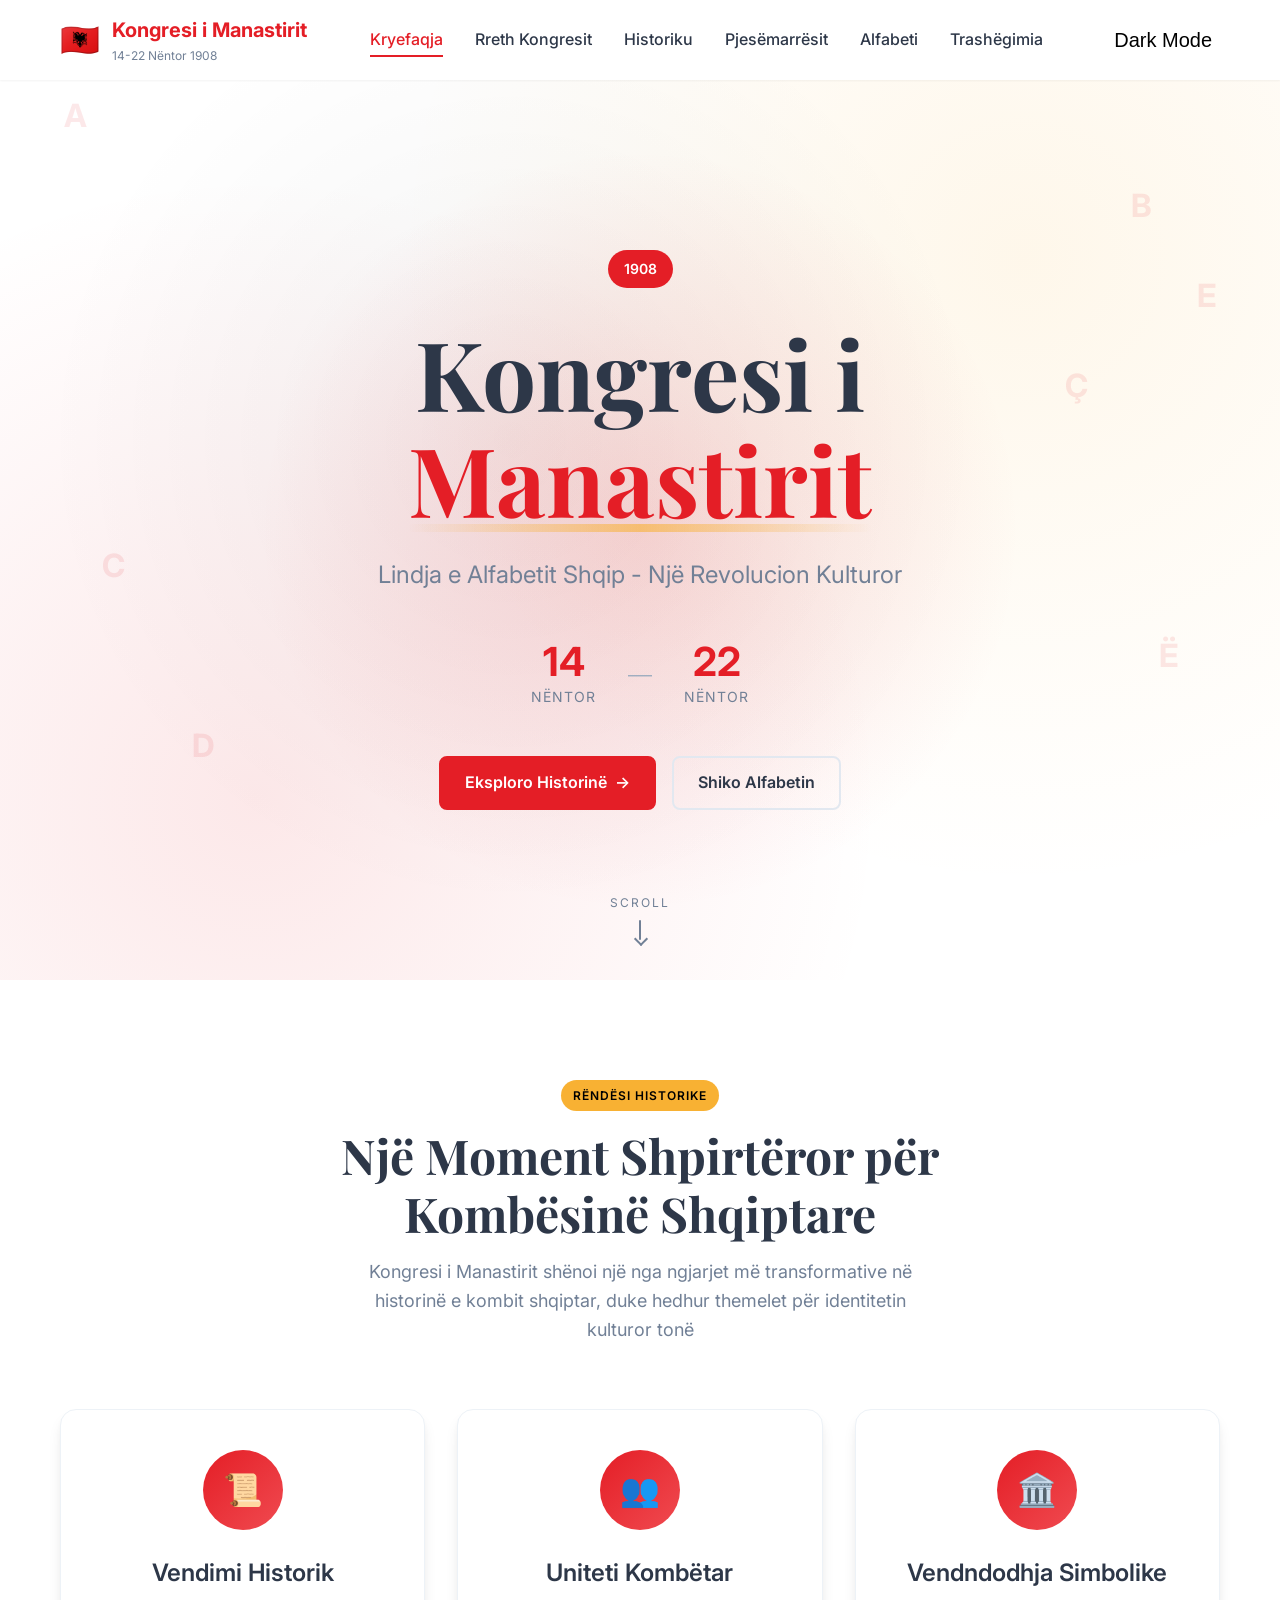
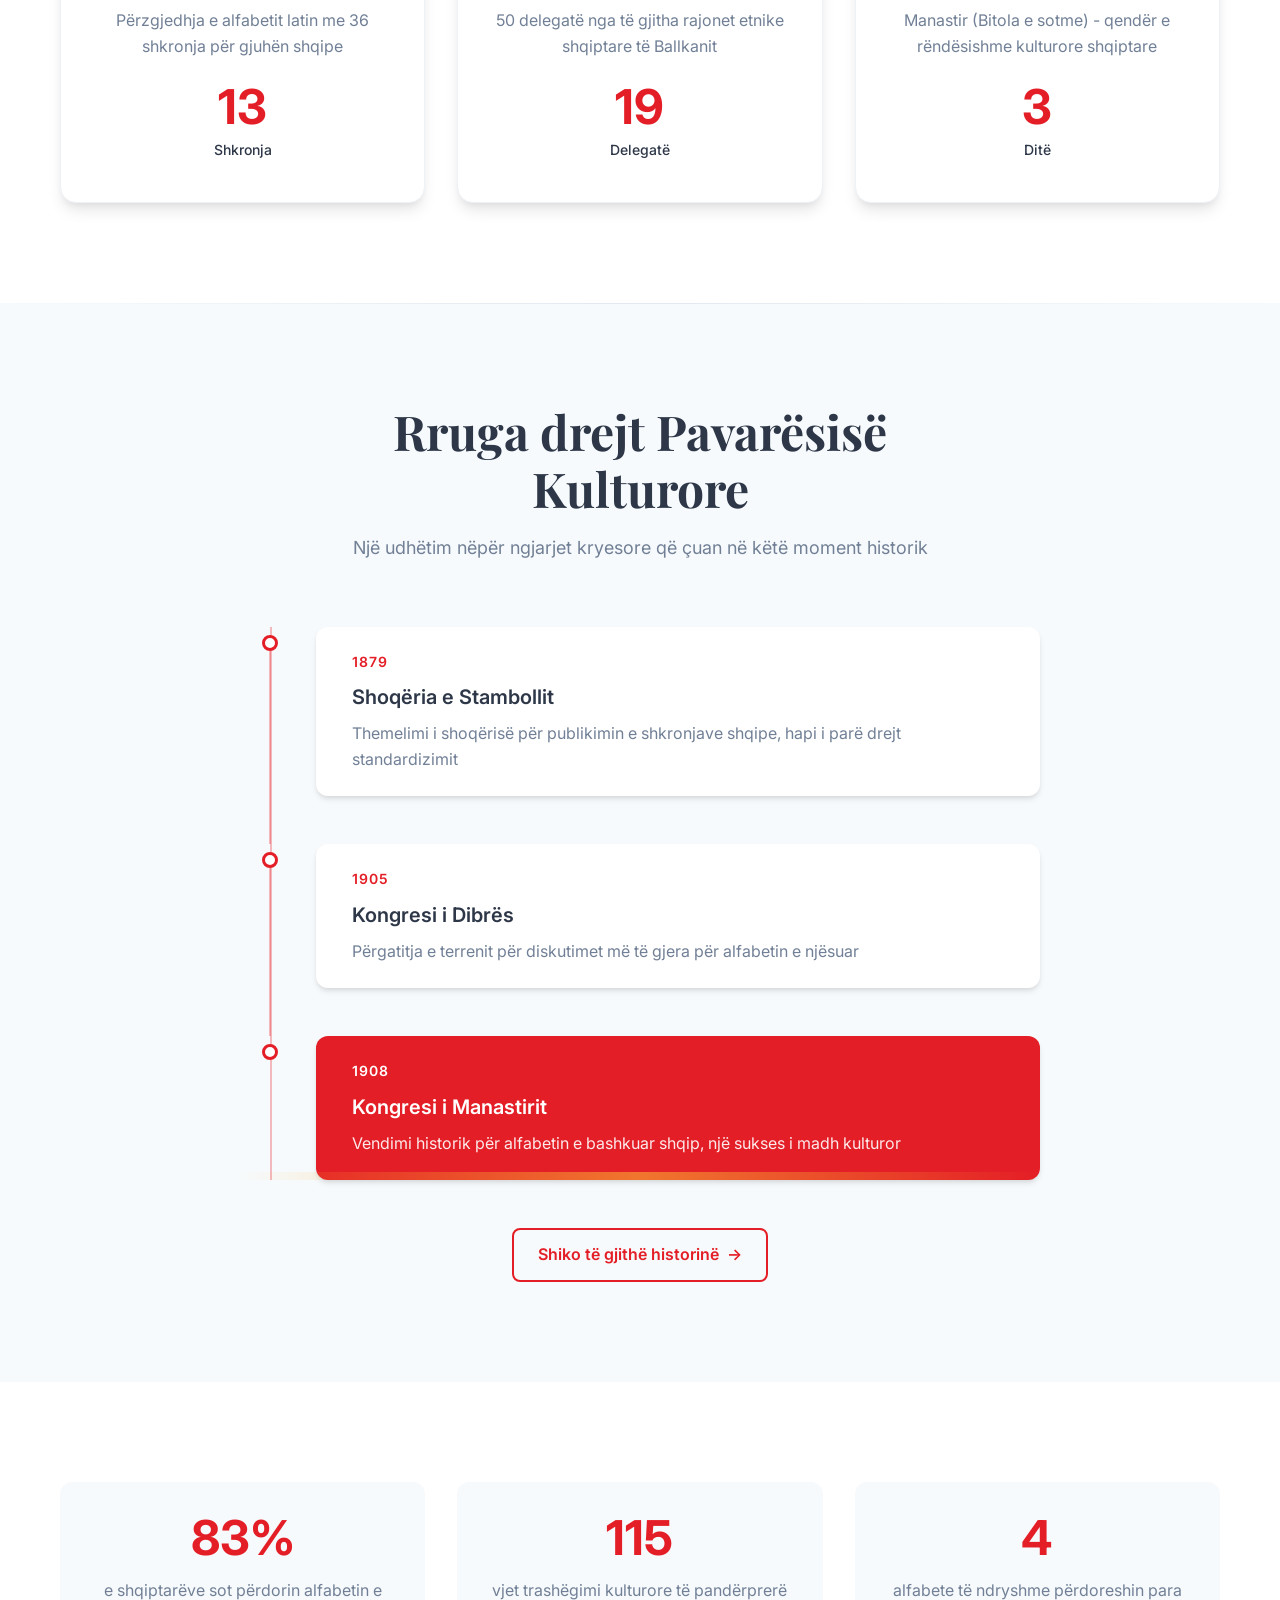
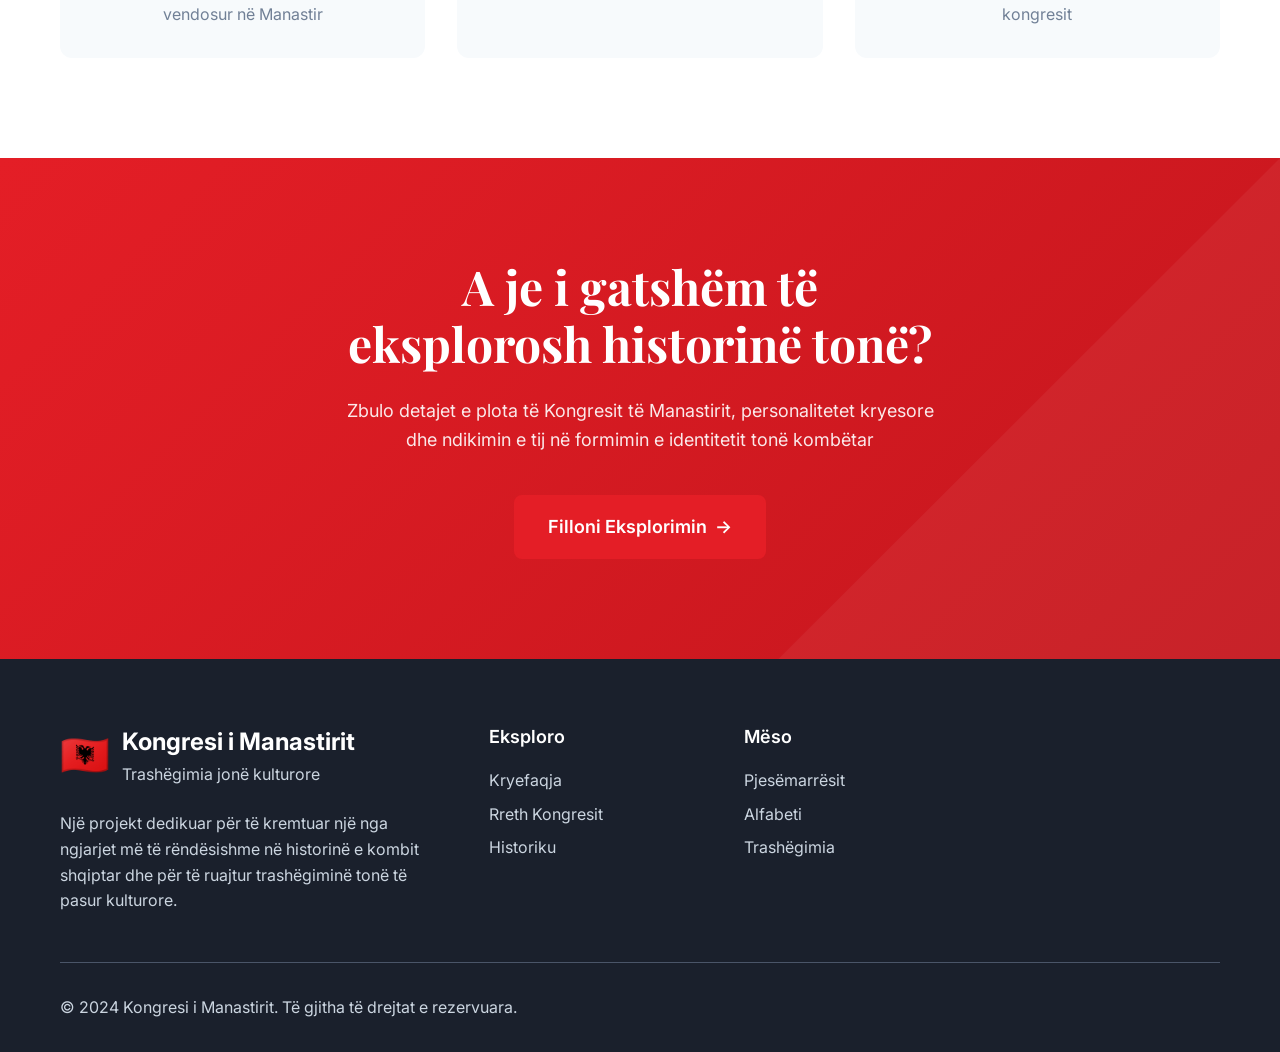
<file: index.html>
<!DOCTYPE html>
<html lang="sq">
<head>
    <meta charset="UTF-8">
    <meta name="viewport" content="width=device-width, initial-scale=1.0">
    <title>Kongresi i Manastirit - Faqja Kryesore</title>
    <link rel="stylesheet" href="style.css">
    <link href="https://fonts.googleapis.com/css2?family=Playfair+Display:wght@400;700&family=Inter:wght@300;400;600;700&display=swap" rel="stylesheet">
</head>
<body>
    <!-- Animated Background Elements -->
    <div class="floating-elements">
        <div class="floating-letter">A</div>
        <div class="floating-letter">B</div>
        <div class="floating-letter">C</div>
        <div class="floating-letter">Ç</div>
        <div class="floating-letter">D</div>
        <div class="floating-letter">E</div>
        <div class="floating-letter">Ë</div>
    </div>

    <!-- Navigation -->
    <nav class="navbar">
        <div class="nav-container">
            <div class="nav-logo">
                <div class="logo-icon">🇦🇱</div>
                <div class="logo-text">
                    <h2>Kongresi i Manastirit</h2>
                    <span>14-22 Nëntor 1908</span>
                </div>
            </div>
            <ul class="nav-menu">
                <li class="nav-item"><a href="index.html" class="nav-link active">Kryefaqja</a></li>
                <li class="nav-item"><a href="rreth.html" class="nav-link">Rreth Kongresit</a></li>
                <li class="nav-item"><a href="historiku.html" class="nav-link">Historiku</a></li>
                <li class="nav-item"><a href="pjesemarresit.html" class="nav-link">Pjesëmarrësit</a></li>
                <li class="nav-item"><a href="alfabeti.html" class="nav-link">Alfabeti</a></li>
                <li class="nav-item"><a href="trashigimi.html" class="nav-link">Trashëgimia</a></li>
            </ul>
            <div class="nav-actions">
                <button class="theme-toggle" id="themeToggle">🌙</button>
            </div>
            <div class="hamburger">
                <span class="bar"></span>
                <span class="bar"></span>
                <span class="bar"></span>
            </div>
        </div>
    </nav>

    <!-- Hero Section -->
    <header class="hero">
        <div class="hero-background">
            <div class="hero-pattern"></div>
            <div class="hero-glow"></div>
        </div>
        <div class="hero-content">
            <div class="hero-badge" data-count="1908">1908</div>
            <h1 class="hero-title">
                <span class="title-line">Kongresi i</span>
                <span class="title-line highlight">Manastirit</span>
            </h1>
            <p class="hero-subtitle">Lindja e Alfabetit Shqip - Një Revolucion Kulturor</p>
            <div class="hero-date">
                <div class="date-item">
                    <span class="date-number" data-count="14">14</span>
                    <span class="date-label">Nëntor</span>
                </div>
                <div class="date-separator">—</div>
                <div class="date-item">
                    <span class="date-number" data-count="22">22</span>
                    <span class="date-label">Nëntor</span>
                </div>
            </div>
            <div class="hero-actions">
                <a href="#intro" class="cta-button primary">
                    <span>Eksploro Historinë</span>
                    <div class="button-arrow">→</div>
                </a>
                <a href="alfabeti.html" class="cta-button secondary">
                    <span>Shiko Alfabetin</span>
                </a>
            </div>
        </div>
        <div class="hero-scroll">
            <div class="scroll-indicator">
                <div class="scroll-text">Scroll</div>
                <div class="scroll-arrow"></div>
            </div>
        </div>
    </header>

    <main>
        <!-- Introduction Section -->
        <section id="intro" class="intro-section">
            <div class="container">
                <div class="section-header">
                    <div class="section-badge">Rëndësi Historike</div>
                    <h2>Një Moment Shpirtëror për Kombësinë Shqiptare</h2>
                    <p>Kongresi i Manastirit shënoi një nga ngjarjet më transformative në historinë e kombit shqiptar, duke hedhur themelet për identitetin kulturor tonë</p>
                </div>
                
                <div class="features-grid">
                    <div class="feature-card">
                        <div class="feature-icon">
                            <div class="icon-wrapper">
                                <span>📜</span>
                            </div>
                        </div>
                        <h3>Vendimi Historik</h3>
                        <p>Përzgjedhja e alfabetit latin me 36 shkronja për gjuhën shqipe</p>
                        <div class="feature-stats">
                            <div class="stat">
                                <span class="stat-number" data-count="36">36</span>
                                <span class="stat-label">Shkronja</span>
                            </div>
                        </div>
                    </div>
                    
                    <div class="feature-card">
                        <div class="feature-icon">
                            <div class="icon-wrapper">
                                <span>👥</span>
                            </div>
                        </div>
                        <h3>Uniteti Kombëtar</h3>
                        <p>50 delegatë nga të gjitha rajonet etnike shqiptare të Ballkanit</p>
                        <div class="feature-stats">
                            <div class="stat">
                                <span class="stat-number" data-count="50">50</span>
                                <span class="stat-label">Delegatë</span>
                            </div>
                        </div>
                    </div>
                    
                    <div class="feature-card">
                        <div class="feature-icon">
                            <div class="icon-wrapper">
                                <span>🏛️</span>
                            </div>
                        </div>
                        <h3>Vendndodhja Simbolike</h3>
                        <p>Manastir (Bitola e sotme) - qendër e rëndësishme kulturore shqiptare</p>
                        <div class="feature-stats">
                            <div class="stat">
                                <span class="stat-number" data-count="9">9</span>
                                <span class="stat-label">Ditë</span>
                            </div>
                        </div>
                    </div>
                </div>
            </div>
        </section>

        <!-- Timeline Preview -->
        <section class="timeline-preview">
            <div class="container">
                <div class="section-header">
                    <h2>Rruga drejt Pavarësisë Kulturore</h2>
                    <p>Një udhëtim nëpër ngjarjet kryesore që çuan në këtë moment historik</p>
                </div>
                
                <div class="timeline">
                    <div class="timeline-item">
                        <div class="timeline-marker">
                            <div class="marker-dot"></div>
                            <div class="marker-line"></div>
                        </div>
                        <div class="timeline-content">
                            <div class="timeline-date">1879</div>
                            <h3>Shoqëria e Stambollit</h3>
                            <p>Themelimi i shoqërisë për publikimin e shkronjave shqipe, hapi i parë drejt standardizimit</p>
                        </div>
                    </div>
                    
                    <div class="timeline-item">
                        <div class="timeline-marker">
                            <div class="marker-dot"></div>
                            <div class="marker-line"></div>
                        </div>
                        <div class="timeline-content">
                            <div class="timeline-date">1905</div>
                            <h3>Kongresi i Dibrës</h3>
                            <p>Përgatitja e terrenit për diskutimet më të gjera për alfabetin e njësuar</p>
                        </div>
                    </div>
                    
                    <div class="timeline-item highlight">
                        <div class="timeline-marker">
                            <div class="marker-dot"></div>
                            <div class="marker-line"></div>
                        </div>
                        <div class="timeline-content">
                            <div class="timeline-date">1908</div>
                            <h3>Kongresi i Manastirit</h3>
                            <p>Vendimi historik për alfabetin e bashkuar shqip, një sukses i madh kulturor</p>
                        </div>
                    </div>
                </div>
                
                <div class="section-actions">
                    <a href="historiku.html" class="cta-button outline">
                        <span>Shiko të gjithë historinë</span>
                        <div class="button-arrow">→</div>
                    </a>
                </div>
            </div>
        </section>

        <!-- Quick Facts -->
        <section class="facts-section">
            <div class="container">
                <div class="facts-grid">
                    <div class="fact-card">
                        <div class="fact-number">83%</div>
                        <div class="fact-text">e shqiptarëve sot përdorin alfabetin e vendosur në Manastir</div>
                    </div>
                    <div class="fact-card">
                        <div class="fact-number">115</div>
                        <div class="fact-text">vjet trashëgimi kulturore të pandërprerë</div>
                    </div>
                    <div class="fact-card">
                        <div class="fact-number">4</div>
                        <div class="fact-text">alfabete të ndryshme përdoreshin para kongresit</div>
                    </div>
                </div>
            </div>
        </section>

        <!-- CTA Section -->
        <section class="cta-section">
            <div class="container">
                <div class="cta-content">
                    <h2>A je i gatshëm të eksplorosh historinë tonë?</h2>
                    <p>Zbulo detajet e plota të Kongresit të Manastirit, personalitetet kryesore dhe ndikimin e tij në formimin e identitetit tonë kombëtar</p>
                    <div class="cta-actions">
                        <a href="rreth.html" class="cta-button primary large">
                            <span>Filloni Eksplorimin</span>
                            <div class="button-arrow">→</div>
                        </a>
                    </div>
                </div>
            </div>
        </section>
    </main>

    <!-- Footer -->
    <footer class="footer">
        <div class="container">
            <div class="footer-content">
                <div class="footer-main">
                    <div class="footer-logo">
                        <div class="logo-icon">🇦🇱</div>
                        <div class="logo-text">
                            <h3>Kongresi i Manastirit</h3>
                            <p>Trashëgimia jonë kulturore</p>
                        </div>
                    </div>
                    <p class="footer-description">Një projekt dedikuar për të kremtuar një nga ngjarjet më të rëndësishme në historinë e kombit shqiptar dhe për të ruajtur trashëgiminë tonë të pasur kulturore.</p>
                </div>
                
                <div class="footer-links">
                    <div class="footer-column">
                        <h4>Eksploro</h4>
                        <ul>
                            <li><a href="index.html">Kryefaqja</a></li>
                            <li><a href="rreth.html">Rreth Kongresit</a></li>
                            <li><a href="historiku.html">Historiku</a></li>
                        </ul>
                    </div>
                    <div class="footer-column">
                        <h4>Mëso</h4>
                        <ul>
                            <li><a href="pjesemarresit.html">Pjesëmarrësit</a></li>
                            <li><a href="alfabeti.html">Alfabeti</a></li>
                            <li><a href="trashigimi.html">Trashëgimia</a></li>
                        </ul>
                    </div>

                </div>
            </div>
            
            <div class="footer-bottom">
                <div class="footer-copyright">
                    <p>&copy; 2024 Kongresi i Manastirit. Të gjitha të drejtat e rezervuara.</p>
                </div>

            </div>
        </div>
    </footer>

    <script src="script.js"></script>
</body>
</html>
</file>
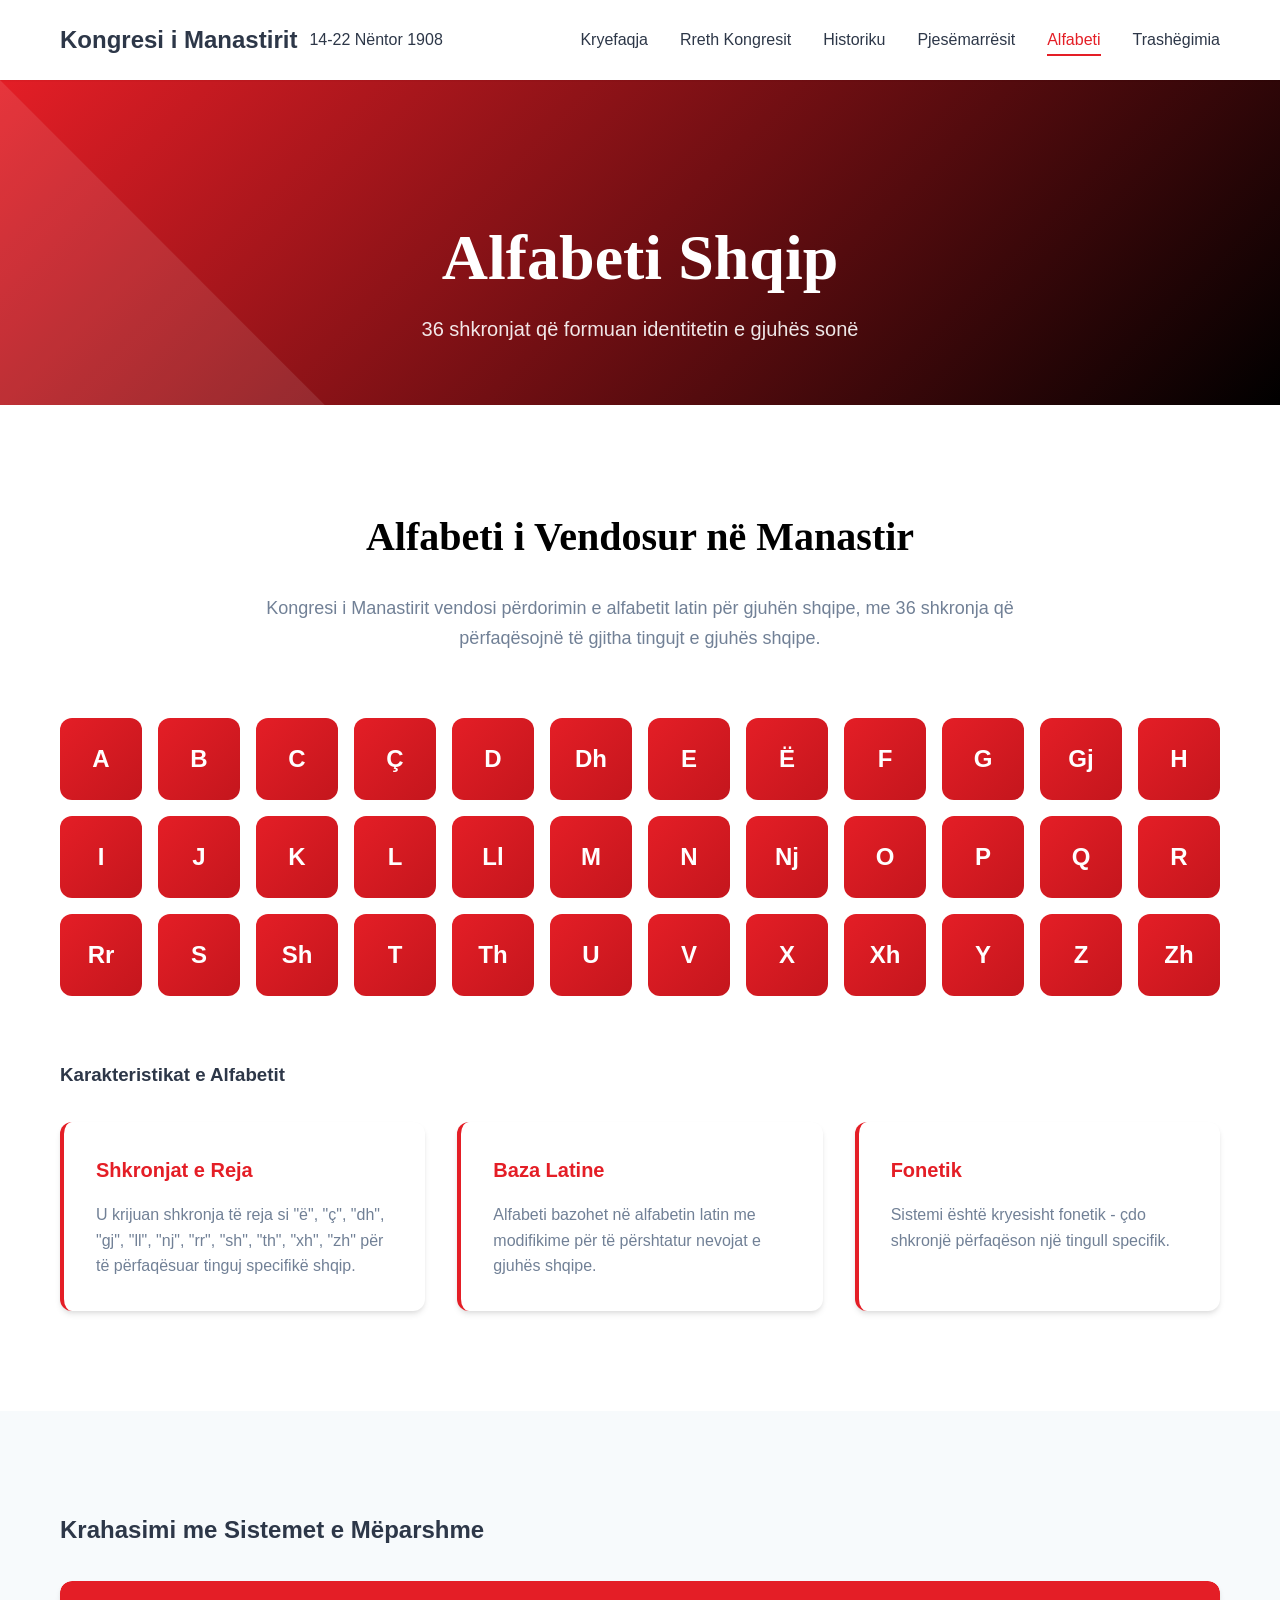
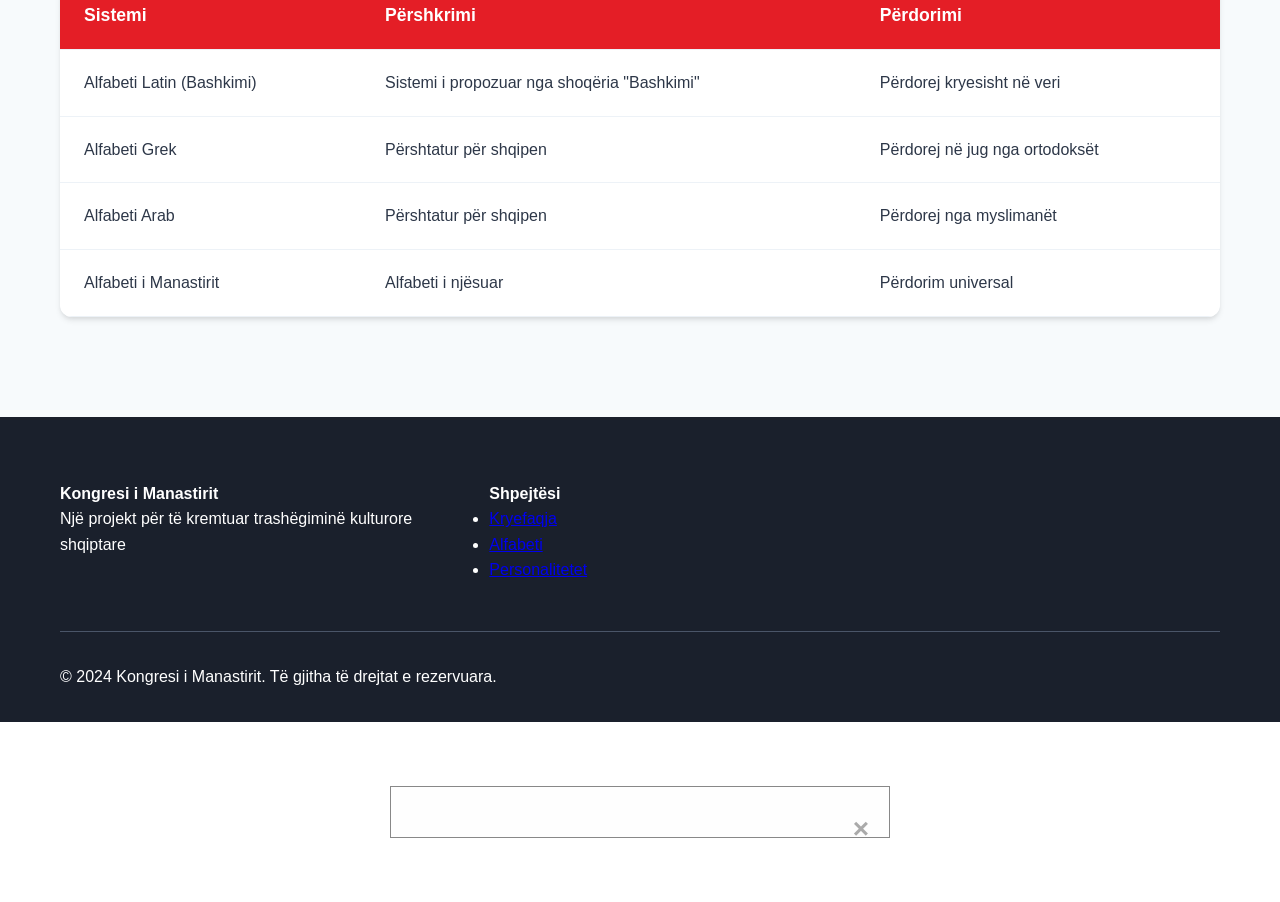
<file: alfabeti.html>
<!doctype html>
<html lang="sq">
    <head>
        <meta charset="UTF-8" />
        <meta name="viewport" content="width=device-width, initial-scale=1.0" />
        <title>Alfabeti - Kongresi i Manastirit</title>
        <link rel="stylesheet" href="style.css" />
    </head>
    <body>
        <nav class="navbar">
            <div class="nav-container">
                <div class="nav-logo">
                    <h2>Kongresi i Manastirit</h2>
                    <span>14-22 Nëntor 1908</span>
                </div>
                <ul class="nav-menu">
                    <li class="nav-item">
                        <a href="index.html" class="nav-link">Kryefaqja</a>
                    </li>
                    <li class="nav-item">
                        <a href="rreth.html" class="nav-link"
                            >Rreth Kongresit</a
                        >
                    </li>
                    <li class="nav-item">
                        <a href="historiku.html" class="nav-link">Historiku</a>
                    </li>
                    <li class="nav-item">
                        <a href="pjesemarresit.html" class="nav-link"
                            >Pjesëmarrësit</a
                        >
                    </li>
                    <li class="nav-item">
                        <a href="alfabeti.html" class="nav-link active"
                            >Alfabeti</a
                        >
                    </li>
                    <li class="nav-item">
                        <a href="trashigimi.html" class="nav-link"
                            >Trashëgimia</a
                        >
                    </li>
                </ul>
                <div class="hamburger">
                    <span class="bar"></span>
                    <span class="bar"></span>
                    <span class="bar"></span>
                </div>
            </div>
        </nav>
        <header class="page-header">
            <div class="container">
                <h1>Alfabeti Shqip</h1>
                <p>36 shkronjat që formuan identitetin e gjuhës sonë</p>
            </div>
        </header>
        <main>
            <section class="alphabet-section">
                <div class="container">
                    <div class="alphabet-intro">
                        <h2>Alfabeti i Vendosur në Manastir</h2>
                        <p>
                            Kongresi i Manastirit vendosi përdorimin e alfabetit
                            latin për gjuhën shqipe, me 36 shkronja që
                            përfaqësojnë të gjitha tingujt e gjuhës shqipe.
                        </p>
                    </div>
                    <div class="alphabet-grid">
                        <!-- Shkronjat do të gjenerohen me JavaScript -->
                    </div>
                    <div class="alphabet-details">
                        <h3>Karakteristikat e Alfabetit</h3>
                        <div class="details-grid">
                            <div class="detail-card">
                                <h4>Shkronjat e Reja</h4>
                                <p>
                                    U krijuan shkronja të reja si "ë", "ç",
                                    "dh", "gj", "ll", "nj", "rr", "sh", "th",
                                    "xh", "zh" për të përfaqësuar tinguj
                                    specifikë shqip.
                                </p>
                            </div>
                            <div class="detail-card">
                                <h4>Baza Latine</h4>
                                <p>
                                    Alfabeti bazohet në alfabetin latin me
                                    modifikime për të përshtatur nevojat e
                                    gjuhës shqipe.
                                </p>
                            </div>
                            <div class="detail-card">
                                <h4>Fonetik</h4>
                                <p>
                                    Sistemi është kryesisht fonetik - çdo
                                    shkronjë përfaqëson një tingull specifik.
                                </p>
                            </div>
                        </div>
                    </div>
                </div>
            </section>
            <section class="comparison-section">
                <div class="container">
                    <h2>Krahasimi me Sistemet e Mëparshme</h2>
                    <div class="comparison-table">
                        <table>
                            <thead>
                                <tr>
                                    <th>Sistemi</th>
                                    <th>Përshkrimi</th>
                                    <th>Përdorimi</th>
                                </tr>
                            </thead>
                            <tbody>
                                <tr>
                                    <td>Alfabeti Latin (Bashkimi)</td>
                                    <td>
                                        Sistemi i propozuar nga shoqëria
                                        "Bashkimi"
                                    </td>
                                    <td>Përdorej kryesisht në veri</td>
                                </tr>
                                <tr>
                                    <td>Alfabeti Grek</td>
                                    <td>Përshtatur për shqipen</td>
                                    <td>Përdorej në jug nga ortodoksët</td>
                                </tr>
                                <tr>
                                    <td>Alfabeti Arab</td>
                                    <td>Përshtatur për shqipen</td>
                                    <td>Përdorej nga myslimanët</td>
                                </tr>
                                <tr>
                                    <td>Alfabeti i Manastirit</td>
                                    <td>Alfabeti i njësuar</td>
                                    <td>Përdorim universal</td>
                                </tr>
                            </tbody>
                        </table>
                    </div>
                </div>
            </section>
        </main>
        <footer class="footer">
            <div class="container">
                <div class="footer-content">
                    <div class="footer-section">
                        <h4>Kongresi i Manastirit</h4>
                        <p>
                            Një projekt për të kremtuar trashëgiminë kulturore
                            shqiptare
                        </p>
                    </div>
                    <div class="footer-section">
                        <h4>Shpejtësi</h4>
                        <ul>
                            <li><a href="index.html">Kryefaqja</a></li>
                            <li><a href="alfabeti.html">Alfabeti</a></li>
                            <li>
                                <a href="pjesemarresit.html">Personalitetet</a>
                            </li>
                        </ul>
                    </div>
                </div>
                <div class="footer-bottom">
                    <p>
                        &copy; 2024 Kongresi i Manastirit. Të gjitha të drejtat
                        e rezervuara.
                    </p>
                </div>
            </div>
        </footer>
        <!-- Modal i zhvendosur në fund të body për pozicionim të saktë -->
        <div id="letterModal" class="letter-modal">
            <div class="modal-content">
                <span class="close">×</span>
                <div class="modal-letter"></div>
                <h2 class="modal-name"></h2>
                <p class="modal-pronounce"></p>
                <p class="modal-examples"></p>
            </div>
        </div>
        <script src="script.js"></script>
    </body>
</html>
</file>
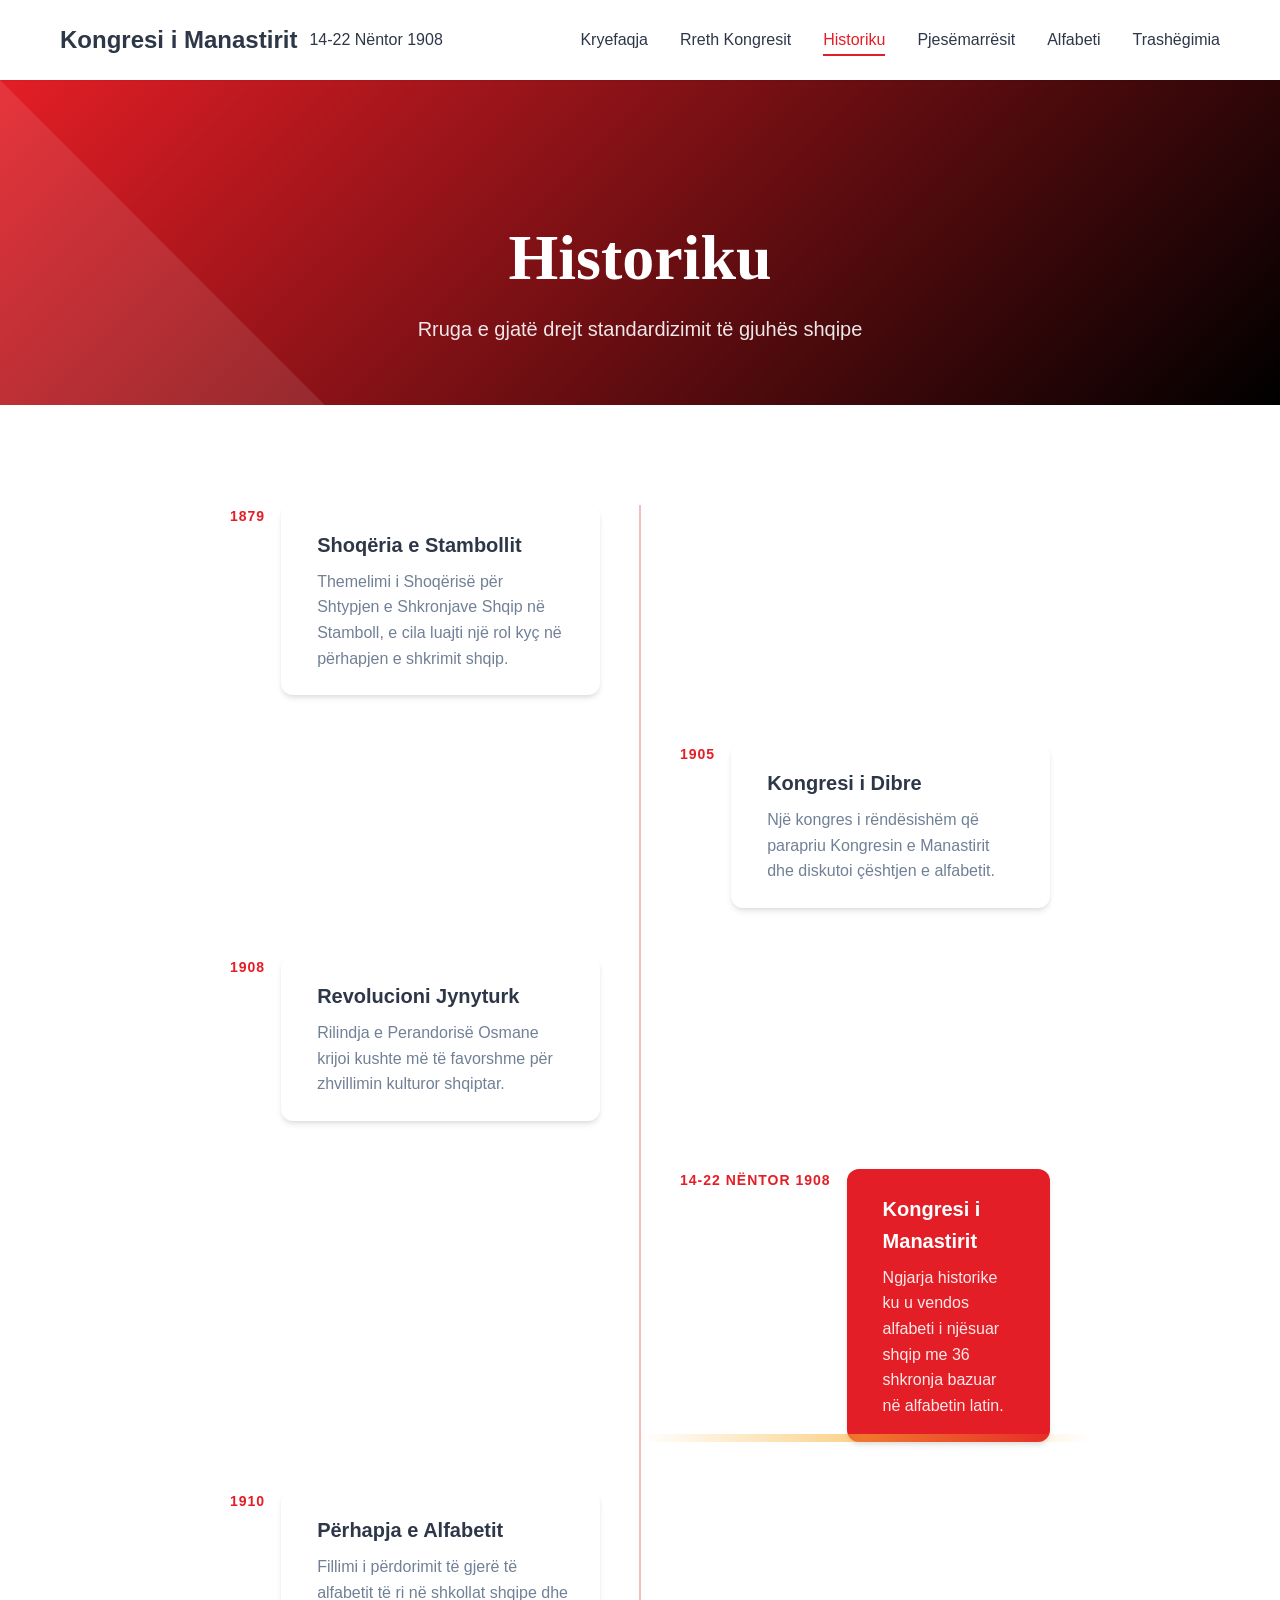
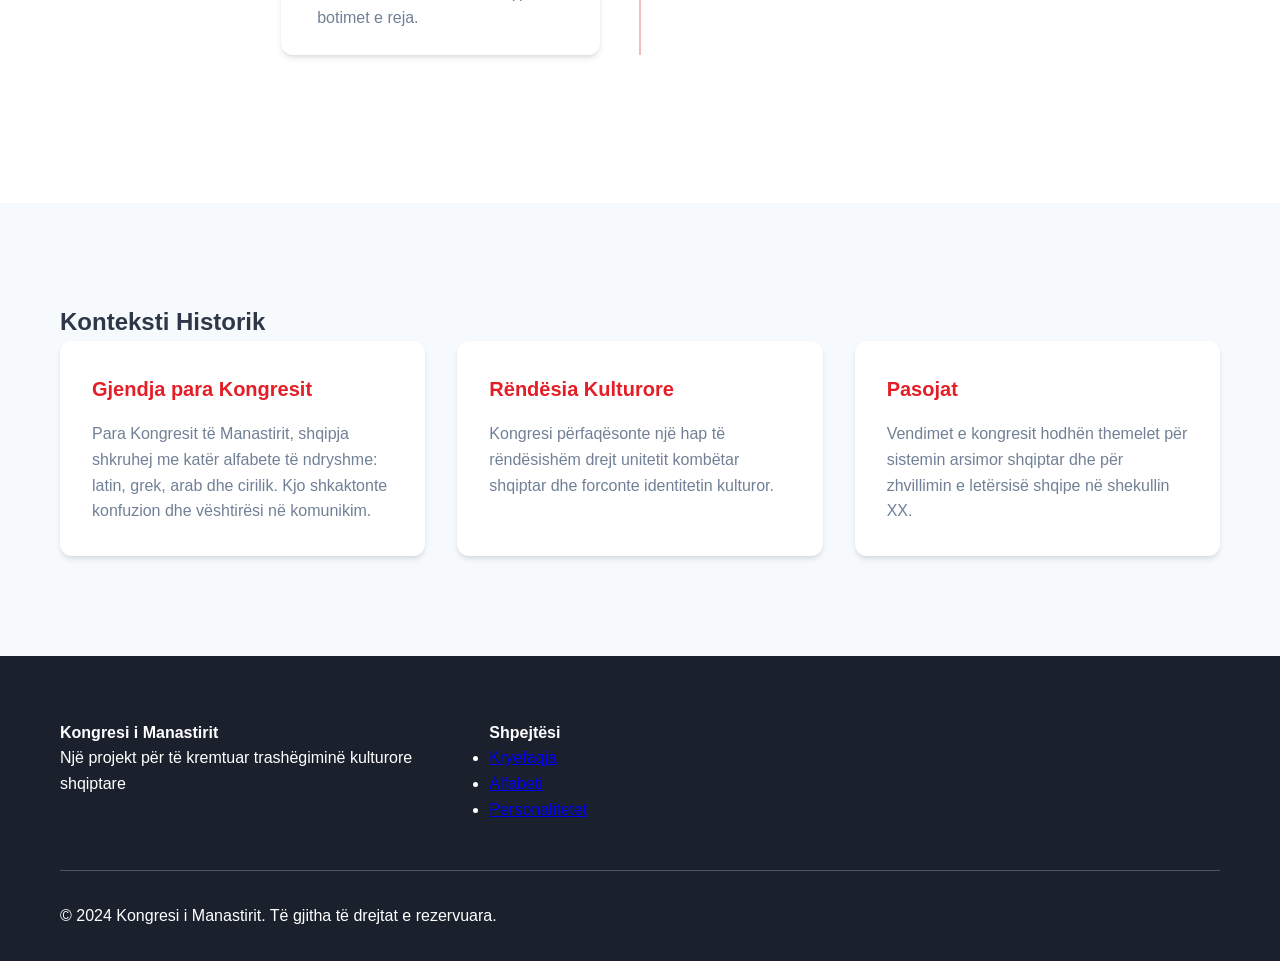
<file: historiku.html>
<!doctype html>
<html lang="sq">
    <head>
        <meta charset="UTF-8" />
        <meta name="viewport" content="width=device-width, initial-scale=1.0" />
        <title>Historiku - Kongresi i Manastirit</title>
        <link rel="stylesheet" href="style.css" />
    </head>
    <body>
        <nav class="navbar">
            <div class="nav-container">
                <div class="nav-logo">
                    <h2>Kongresi i Manastirit</h2>
                    <span>14-22 Nëntor 1908</span>
                </div>
                <ul class="nav-menu">
                    <li class="nav-item">
                        <a href="index.html" class="nav-link">Kryefaqja</a>
                    </li>
                    <li class="nav-item">
                        <a href="rreth.html" class="nav-link"
                            >Rreth Kongresit</a
                        >
                    </li>
                    <li class="nav-item">
                        <a href="historiku.html" class="nav-link active"
                            >Historiku</a
                        >
                    </li>
                    <li class="nav-item">
                        <a href="pjesemarresit.html" class="nav-link"
                            >Pjesëmarrësit</a
                        >
                    </li>
                    <li class="nav-item">
                        <a href="alfabeti.html" class="nav-link">Alfabeti</a>
                    </li>
                    <li class="nav-item">
                        <a href="trashigimi.html" class="nav-link"
                            >Trashëgimia</a
                        >
                    </li>
                </ul>
                <div class="hamburger">
                    <span class="bar"></span>
                    <span class="bar"></span>
                    <span class="bar"></span>
                </div>
            </div>
        </nav>

        <header class="page-header">
            <div class="container">
                <h1>Historiku</h1>
                <p>Rruga e gjatë drejt standardizimit të gjuhës shqipe</p>
            </div>
        </header>

        <main>
            <section class="timeline-section">
                <div class="container">
                    <div class="timeline-full">
                        <div class="timeline-item">
                            <div class="timeline-date">1879</div>
                            <div class="timeline-content">
                                <h3>Shoqëria e Stambollit</h3>
                                <p>
                                    Themelimi i Shoqërisë për Shtypjen e
                                    Shkronjave Shqip në Stamboll, e cila luajti
                                    një rol kyç në përhapjen e shkrimit shqip.
                                </p>
                            </div>
                        </div>

                        <div class="timeline-item">
                            <div class="timeline-date">1905</div>
                            <div class="timeline-content">
                                <h3>Kongresi i Dibre</h3>
                                <p>
                                    Një kongres i rëndësishëm që parapriu
                                    Kongresin e Manastirit dhe diskutoi çështjen
                                    e alfabetit.
                                </p>
                            </div>
                        </div>

                        <div class="timeline-item">
                            <div class="timeline-date">1908</div>
                            <div class="timeline-content">
                                <h3>Revolucioni Jynyturk</h3>
                                <p>
                                    Rilindja e Perandorisë Osmane krijoi kushte
                                    më të favorshme për zhvillimin kulturor
                                    shqiptar.
                                </p>
                            </div>
                        </div>

                        <div class="timeline-item highlight">
                            <div class="timeline-date">14-22 Nëntor 1908</div>
                            <div class="timeline-content">
                                <h3>Kongresi i Manastirit</h3>
                                <p>
                                    Ngjarja historike ku u vendos alfabeti i
                                    njësuar shqip me 36 shkronja bazuar në
                                    alfabetin latin.
                                </p>
                            </div>
                        </div>

                        <div class="timeline-item">
                            <div class="timeline-date">1910</div>
                            <div class="timeline-content">
                                <h3>Përhapja e Alfabetit</h3>
                                <p>
                                    Fillimi i përdorimit të gjerë të alfabetit
                                    të ri në shkollat shqipe dhe botimet e reja.
                                </p>
                            </div>
                        </div>
                    </div>
                </div>
            </section>

            <section class="context-section">
                <div class="container">
                    <h2>Konteksti Historik</h2>
                    <div class="context-grid">
                        <div class="context-card">
                            <h3>Gjendja para Kongresit</h3>
                            <p>
                                Para Kongresit të Manastirit, shqipja shkruhej
                                me katër alfabete të ndryshme: latin, grek, arab
                                dhe cirilik. Kjo shkaktonte konfuzion dhe
                                vështirësi në komunikim.
                            </p>
                        </div>
                        <div class="context-card">
                            <h3>Rëndësia Kulturore</h3>
                            <p>
                                Kongresi përfaqësonte një hap të rëndësishëm
                                drejt unitetit kombëtar shqiptar dhe forconte
                                identitetin kulturor.
                            </p>
                        </div>
                        <div class="context-card">
                            <h3>Pasojat</h3>
                            <p>
                                Vendimet e kongresit hodhën themelet për
                                sistemin arsimor shqiptar dhe për zhvillimin e
                                letërsisë shqipe në shekullin XX.
                            </p>
                        </div>
                    </div>
                </div>
            </section>
        </main>

        <footer class="footer">
            <div class="container">
                <div class="footer-content">
                    <div class="footer-section">
                        <h4>Kongresi i Manastirit</h4>
                        <p>
                            Një projekt për të kremtuar trashëgiminë kulturore
                            shqiptare
                        </p>
                    </div>
                    <div class="footer-section">
                        <h4>Shpejtësi</h4>
                        <ul>
                            <li><a href="index.html">Kryefaqja</a></li>
                            <li><a href="alfabeti.html">Alfabeti</a></li>
                            <li>
                                <a href="pjesemarresit.html">Personalitetet</a>
                            </li>
                        </ul>
                    </div>
                </div>
                <div class="footer-bottom">
                    <p>
                        &copy; 2024 Kongresi i Manastirit. Të gjitha të drejtat
                        e rezervuara.
                    </p>
                </div>
            </div>
        </footer>

        <script src="script.js"></script>
    </body>
</html>
</file>
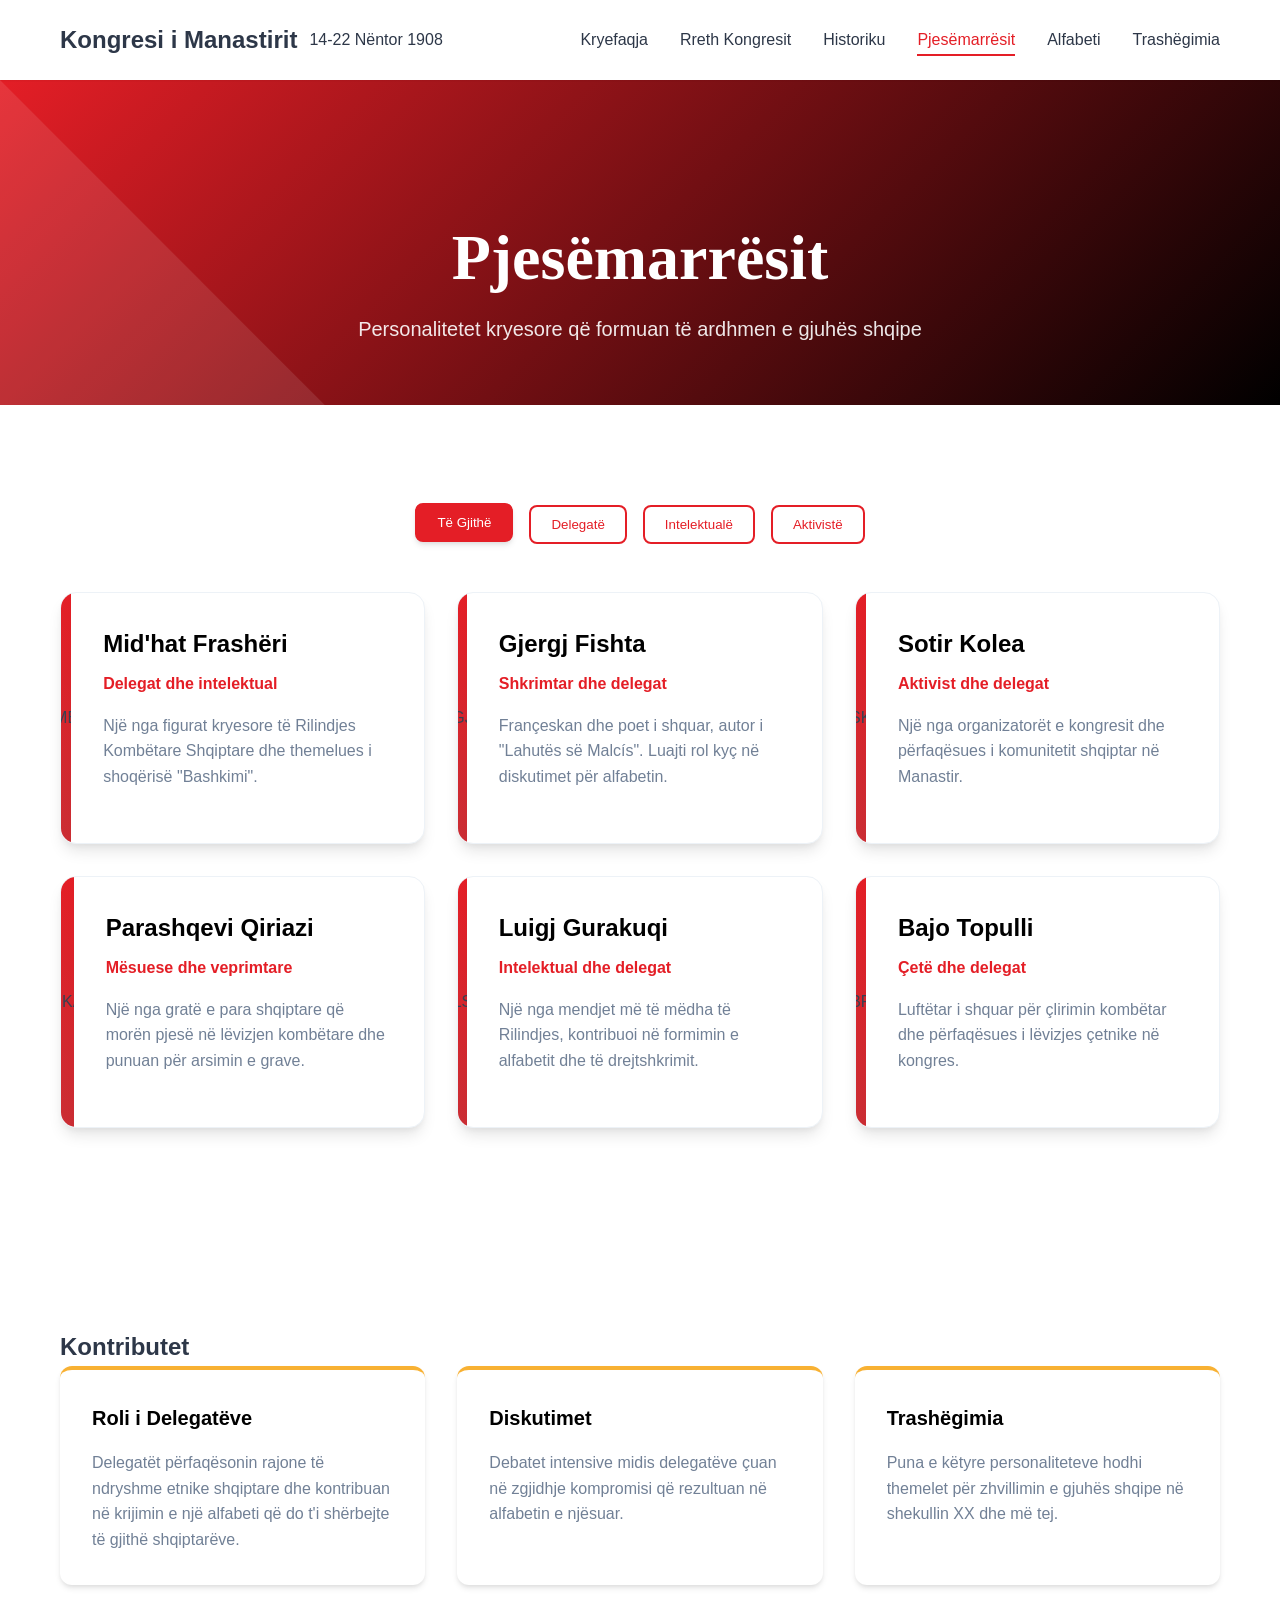
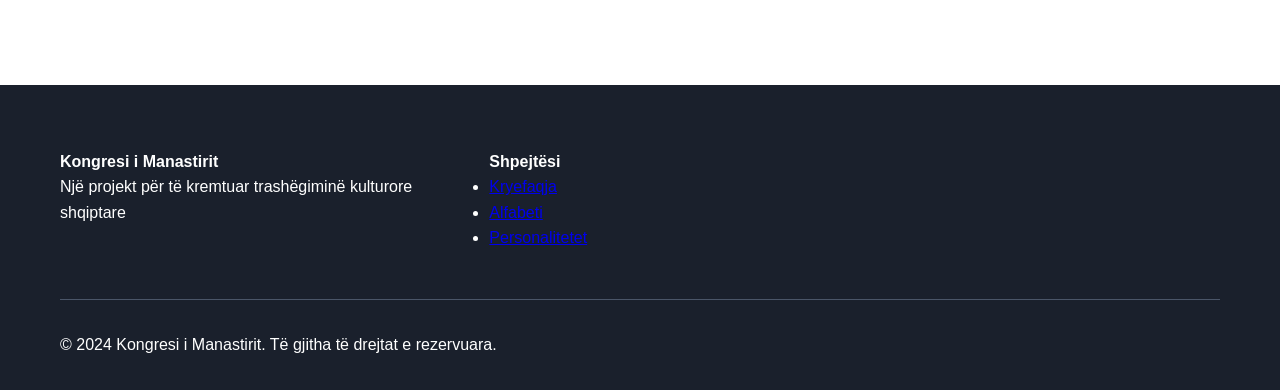
<file: pjesemarresit.html>
<!doctype html>
<html lang="sq">
    <head>
        <meta charset="UTF-8" />
        <meta name="viewport" content="width=device-width, initial-scale=1.0" />
        <title>Pjesëmarrësit - Kongresi i Manastirit</title>
        <link rel="stylesheet" href="style.css" />
    </head>
    <body>
        <nav class="navbar">
            <div class="nav-container">
                <div class="nav-logo">
                    <h2>Kongresi i Manastirit</h2>
                    <span>14-22 Nëntor 1908</span>
                </div>
                <ul class="nav-menu">
                    <li class="nav-item">
                        <a href="index.html" class="nav-link">Kryefaqja</a>
                    </li>
                    <li class="nav-item">
                        <a href="rreth.html" class="nav-link"
                            >Rreth Kongresit</a
                        >
                    </li>
                    <li class="nav-item">
                        <a href="historiku.html" class="nav-link">Historiku</a>
                    </li>
                    <li class="nav-item">
                        <a href="pjesemarresit.html" class="nav-link active"
                            >Pjesëmarrësit</a
                        >
                    </li>
                    <li class="nav-item">
                        <a href="alfabeti.html" class="nav-link">Alfabeti</a>
                    </li>
                    <li class="nav-item">
                        <a href="trashigimi.html" class="nav-link"
                            >Trashëgimia</a
                        >
                    </li>
                </ul>
                <div class="hamburger">
                    <span class="bar"></span>
                    <span class="bar"></span>
                    <span class="bar"></span>
                </div>
            </div>
        </nav>

        <header class="page-header">
            <div class="container">
                <h1>Pjesëmarrësit</h1>
                <p>
                    Personalitetet kryesore që formuan të ardhmen e gjuhës
                    shqipe
                </p>
            </div>
        </header>

        <main>
            <section class="people-section">
                <div class="container">
                    <div class="people-filter">
                        <button class="filter-btn active" data-filter="all">
                            Të Gjithë
                        </button>
                        <button class="filter-btn" data-filter="delegate">
                            Delegatë
                        </button>
                        <button class="filter-btn" data-filter="intellectual">
                            Intelektualë
                        </button>
                        <button class="filter-btn" data-filter="activist">
                            Aktivistë
                        </button>
                    </div>

                    <div class="people-grid">
                        <div
                            class="person-card"
                            data-category="delegate intellectual"
                        >
                            <div class="person-image">
                                <div class="image-placeholder">MB</div>
                            </div>
                            <div class="person-info">
                                <h3>Mid'hat Frashëri</h3>
                                <p class="person-role">
                                    Delegat dhe intelektual
                                </p>
                                <p class="person-bio">
                                    Një nga figurat kryesore të Rilindjes
                                    Kombëtare Shqiptare dhe themelues i
                                    shoqërisë "Bashkimi".
                                </p>
                            </div>
                        </div>

                        <div
                            class="person-card"
                            data-category="delegate intellectual"
                        >
                            <div class="person-image">
                                <div class="image-placeholder">GJ</div>
                            </div>
                            <div class="person-info">
                                <h3>Gjergj Fishta</h3>
                                <p class="person-role">Shkrimtar dhe delegat</p>
                                <p class="person-bio">
                                    Françeskan dhe poet i shquar, autor i
                                    "Lahutës së Malcís". Luajti rol kyç në
                                    diskutimet për alfabetin.
                                </p>
                            </div>
                        </div>

                        <div
                            class="person-card"
                            data-category="delegate activist"
                        >
                            <div class="person-image">
                                <div class="image-placeholder">SK</div>
                            </div>
                            <div class="person-info">
                                <h3>Sotir Kolea</h3>
                                <p class="person-role">Aktivist dhe delegat</p>
                                <p class="person-bio">
                                    Një nga organizatorët e kongresit dhe
                                    përfaqësues i komunitetit shqiptar në
                                    Manastir.
                                </p>
                            </div>
                        </div>

                        <div class="person-card" data-category="intellectual">
                            <div class="person-image">
                                <div class="image-placeholder">PKA</div>
                            </div>
                            <div class="person-info">
                                <h3>Parashqevi Qiriazi</h3>
                                <p class="person-role">
                                    Mësuese dhe veprimtare
                                </p>
                                <p class="person-bio">
                                    Një nga gratë e para shqiptare që morën
                                    pjesë në lëvizjen kombëtare dhe punuan për
                                    arsimin e grave.
                                </p>
                            </div>
                        </div>

                        <div
                            class="person-card"
                            data-category="delegate intellectual"
                        >
                            <div class="person-image">
                                <div class="image-placeholder">LS</div>
                            </div>
                            <div class="person-info">
                                <h3>Luigj Gurakuqi</h3>
                                <p class="person-role">
                                    Intelektual dhe delegat
                                </p>
                                <p class="person-bio">
                                    Një nga mendjet më të mëdha të Rilindjes,
                                    kontribuoi në formimin e alfabetit dhe të
                                    drejtshkrimit.
                                </p>
                            </div>
                        </div>

                        <div
                            class="person-card"
                            data-category="delegate activist"
                        >
                            <div class="person-image">
                                <div class="image-placeholder">BP</div>
                            </div>
                            <div class="person-info">
                                <h3>Bajo Topulli</h3>
                                <p class="person-role">Çetë dhe delegat</p>
                                <p class="person-bio">
                                    Luftëtar i shquar për çlirimin kombëtar dhe
                                    përfaqësues i lëvizjes çetnike në kongres.
                                </p>
                            </div>
                        </div>
                    </div>
                </div>
            </section>

            <section class="contributions-section">
                <div class="container">
                    <h2>Kontributet</h2>
                    <div class="contributions-grid">
                        <div class="contribution-item">
                            <h3>Roli i Delegatëve</h3>
                            <p>
                                Delegatët përfaqësonin rajone të ndryshme etnike
                                shqiptare dhe kontribuan në krijimin e një
                                alfabeti që do t'i shërbejte të gjithë
                                shqiptarëve.
                            </p>
                        </div>
                        <div class="contribution-item">
                            <h3>Diskutimet</h3>
                            <p>
                                Debatet intensive midis delegatëve çuan në
                                zgjidhje kompromisi që rezultuan në alfabetin e
                                njësuar.
                            </p>
                        </div>
                        <div class="contribution-item">
                            <h3>Trashëgimia</h3>
                            <p>
                                Puna e këtyre personaliteteve hodhi themelet për
                                zhvillimin e gjuhës shqipe në shekullin XX dhe
                                më tej.
                            </p>
                        </div>
                    </div>
                </div>
            </section>
        </main>

        <footer class="footer">
            <div class="container">
                <div class="footer-content">
                    <div class="footer-section">
                        <h4>Kongresi i Manastirit</h4>
                        <p>
                            Një projekt për të kremtuar trashëgiminë kulturore
                            shqiptare
                        </p>
                    </div>
                    <div class="footer-section">
                        <h4>Shpejtësi</h4>
                        <ul>
                            <li><a href="index.html">Kryefaqja</a></li>
                            <li><a href="alfabeti.html">Alfabeti</a></li>
                            <li>
                                <a href="pjesemarresit.html">Personalitetet</a>
                            </li>
                        </ul>
                    </div>
                </div>
                <div class="footer-bottom">
                    <p>
                        &copy; 2024 Kongresi i Manastirit. Të gjitha të drejtat
                        e rezervuara.
                    </p>
                </div>
            </div>
        </footer>

        <script src="script.js"></script>
    </body>
</html>
</file>
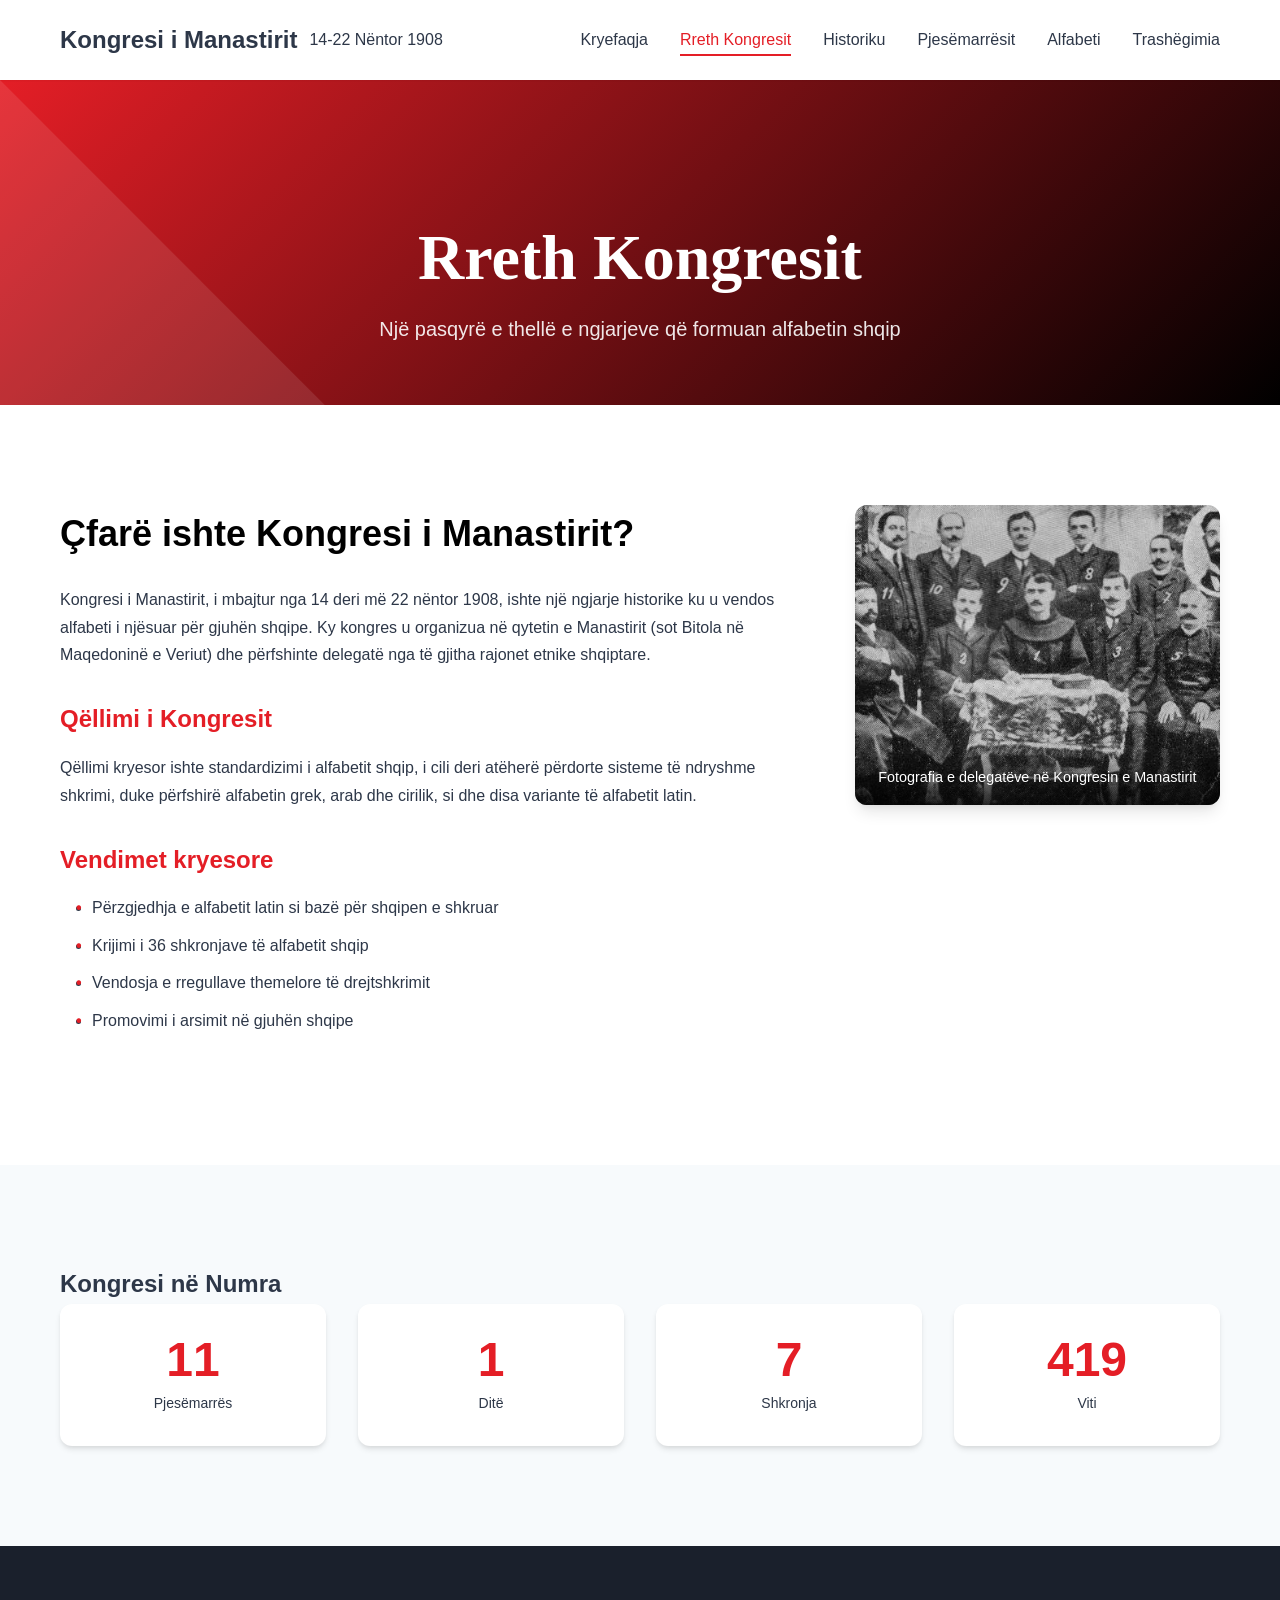
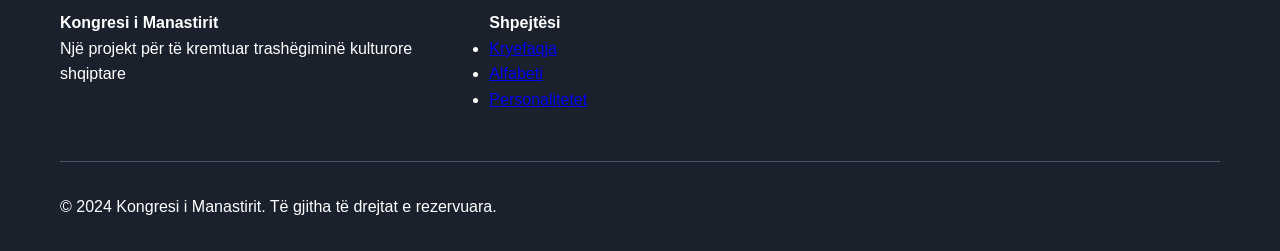
<file: rreth.html>
<!doctype html>
<html lang="sq">
    <head>
        <meta charset="UTF-8" />
        <meta name="viewport" content="width=device-width, initial-scale=1.0" />
        <title>Rreth Kongresit - Kongresi i Manastirit</title>
        <link rel="stylesheet" href="style.css" />
    </head>
    <body>
        <nav class="navbar">
            <div class="nav-container">
                <div class="nav-logo">
                    <h2>Kongresi i Manastirit</h2>
                    <span>14-22 Nëntor 1908</span>
                </div>
                <ul class="nav-menu">
                    <li class="nav-item">
                        <a href="index.html" class="nav-link">Kryefaqja</a>
                    </li>
                    <li class="nav-item">
                        <a href="rreth.html" class="nav-link active"
                            >Rreth Kongresit</a
                        >
                    </li>
                    <li class="nav-item">
                        <a href="historiku.html" class="nav-link">Historiku</a>
                    </li>
                    <li class="nav-item">
                        <a href="pjesemarresit.html" class="nav-link"
                            >Pjesëmarrësit</a
                        >
                    </li>
                    <li class="nav-item">
                        <a href="alfabeti.html" class="nav-link">Alfabeti</a>
                    </li>
                    <li class="nav-item">
                        <a href="trashigimi.html" class="nav-link"
                            >Trashëgimia</a
                        >
                    </li>
                </ul>
                <div class="hamburger">
                    <span class="bar"></span>
                    <span class="bar"></span>
                    <span class="bar"></span>
                </div>
            </div>
        </nav>

        <header class="page-header">
            <div class="container">
                <h1>Rreth Kongresit</h1>
                <p>
                    Një pasqyrë e thellë e ngjarjeve që formuan alfabetin shqip
                </p>
            </div>
        </header>

        <main>
            <section class="content-section">
                <div class="container">
                    <div class="content-grid">
                        <div class="content-text">
                            <h2>Çfarë ishte Kongresi i Manastirit?</h2>
                            <p>
                                Kongresi i Manastirit, i mbajtur nga 14 deri më
                                22 nëntor 1908, ishte një ngjarje historike ku u
                                vendos alfabeti i njësuar për gjuhën shqipe. Ky
                                kongres u organizua në qytetin e Manastirit (sot
                                Bitola në Maqedoninë e Veriut) dhe përfshinte
                                delegatë nga të gjitha rajonet etnike shqiptare.
                            </p>

                            <h3>Qëllimi i Kongresit</h3>
                            <p>
                                Qëllimi kryesor ishte standardizimi i alfabetit
                                shqip, i cili deri atëherë përdorte sisteme të
                                ndryshme shkrimi, duke përfshirë alfabetin grek,
                                arab dhe cirilik, si dhe disa variante të
                                alfabetit latin.
                            </p>

                            <h3>Vendimet kryesore</h3>
                            <ul>
                                <li>
                                    Përzgjedhja e alfabetit latin si bazë për
                                    shqipen e shkruar
                                </li>
                                <li>
                                    Krijimi i 36 shkronjave të alfabetit shqip
                                </li>
                                <li>
                                    Vendosja e rregullave themelore të
                                    drejtshkrimit
                                </li>
                                <li>Promovimi i arsimit në gjuhën shqipe</li>
                            </ul>
                        </div>
                        <div class="content-image">
<div class="image-container">
    <img src="Kongresi_Manastirit.jpg" 
         alt="Kongresi i Manastirit - Fotografia historike"
         class="historical-image">
    <div class="image-caption">Fotografia e delegatëve në Kongresin e Manastirit</div>
</div>
                        </div>
                    </div>
                </div>
            </section>

            <section class="stats-section">
                <div class="container">
                    <h2>Kongresi në Numra</h2>
                    <div class="stats-grid">
                        <div class="stat-item">
                            <div class="stat-number" data-count="50">0</div>
                            <div class="stat-label">Pjesëmarrës</div>
                        </div>
                        <div class="stat-item">
                            <div class="stat-number" data-count="9">0</div>
                            <div class="stat-label">Ditë</div>
                        </div>
                        <div class="stat-item">
                            <div class="stat-number" data-count="36">0</div>
                            <div class="stat-label">Shkronja</div>
                        </div>
                        <div class="stat-item">
                            <div class="stat-number" data-count="1908">0</div>
                            <div class="stat-label">Viti</div>
                        </div>
                    </div>
                </div>
            </section>
        </main>

        <footer class="footer">
            <div class="container">
                <div class="footer-content">
                    <div class="footer-section">
                        <h4>Kongresi i Manastirit</h4>
                        <p>
                            Një projekt për të kremtuar trashëgiminë kulturore
                            shqiptare
                        </p>
                    </div>
                    <div class="footer-section">
                        <h4>Shpejtësi</h4>
                        <ul>
                            <li><a href="index.html">Kryefaqja</a></li>
                            <li><a href="alfabeti.html">Alfabeti</a></li>
                            <li>
                                <a href="pjesemarresit.html">Personalitetet</a>
                            </li>
                        </ul>
                    </div>
                </div>
                <div class="footer-bottom">
                    <p>
                        &copy; 2024 Kongresi i Manastirit. Të gjitha të drejtat
                        e rezervuara.
                    </p>
                </div>
            </div>
        </footer>

        <script src="script.js"></script>
    </body>
</html>
</file>
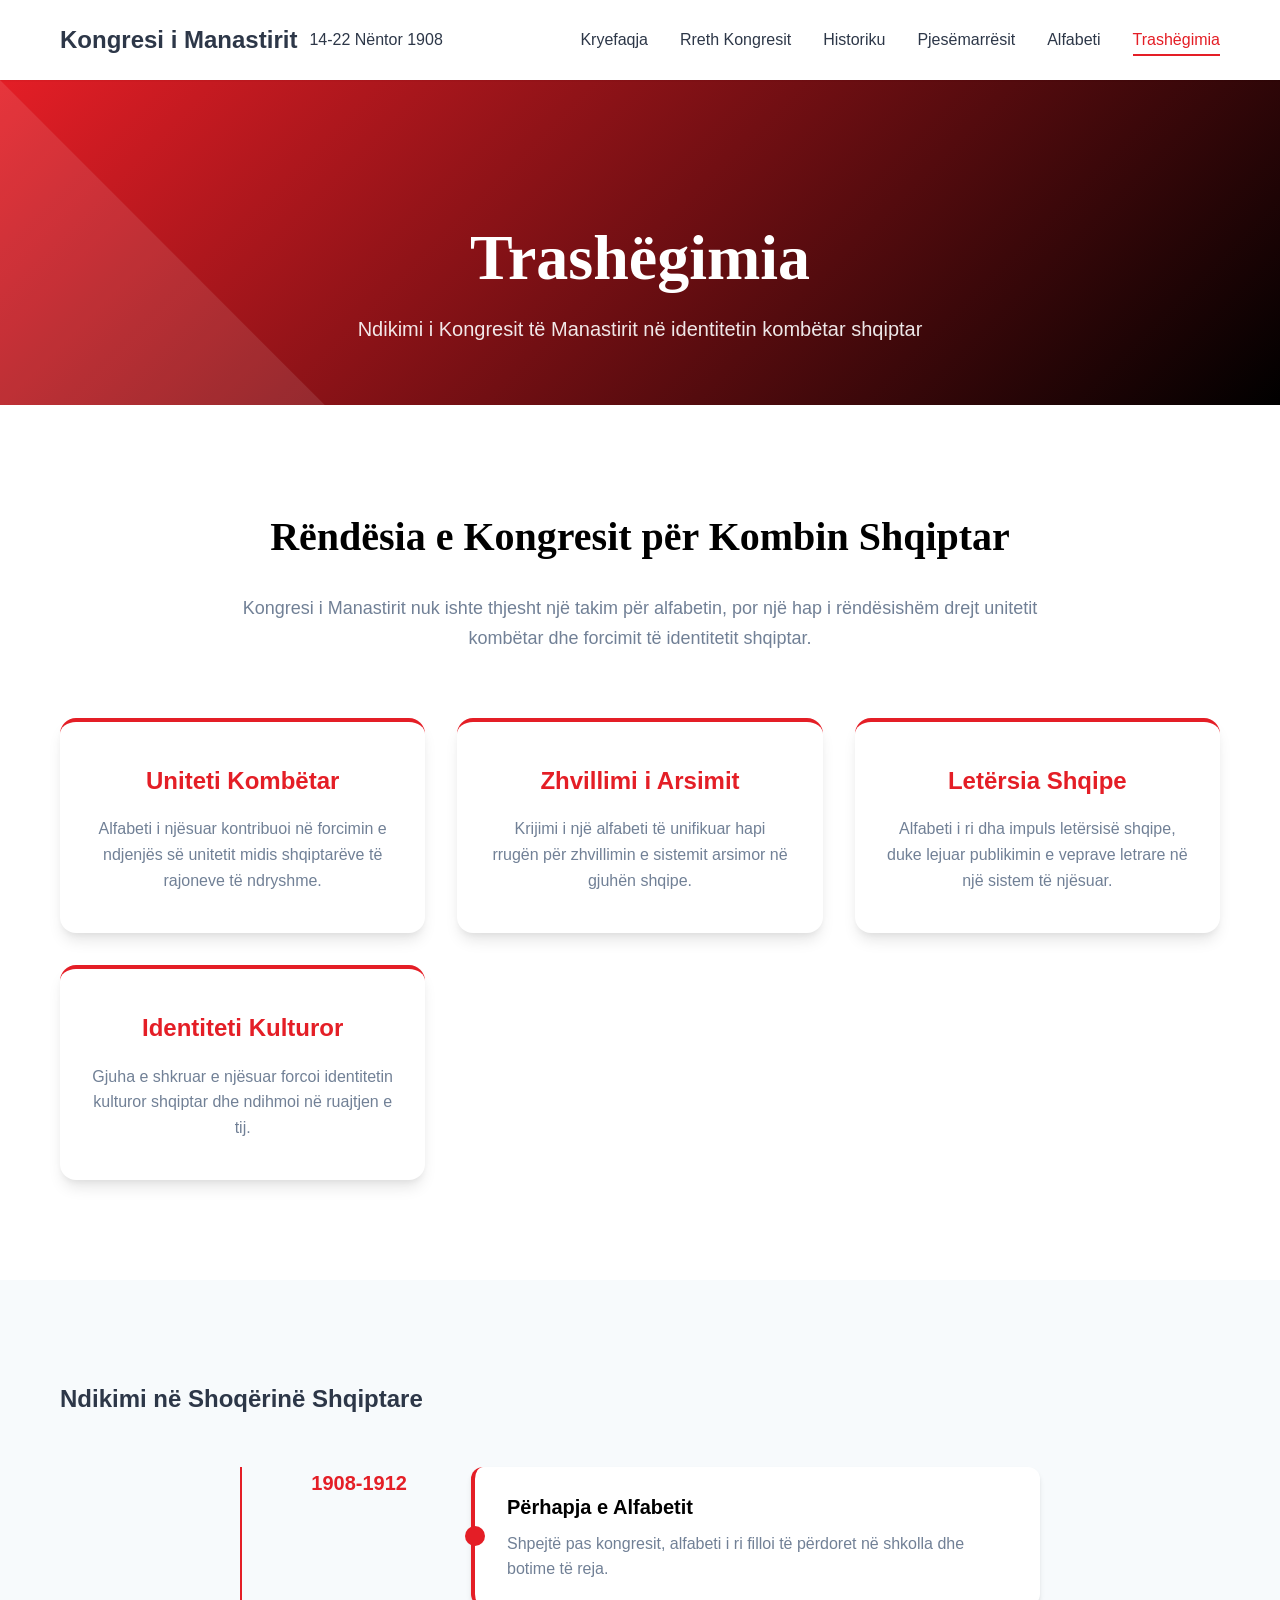
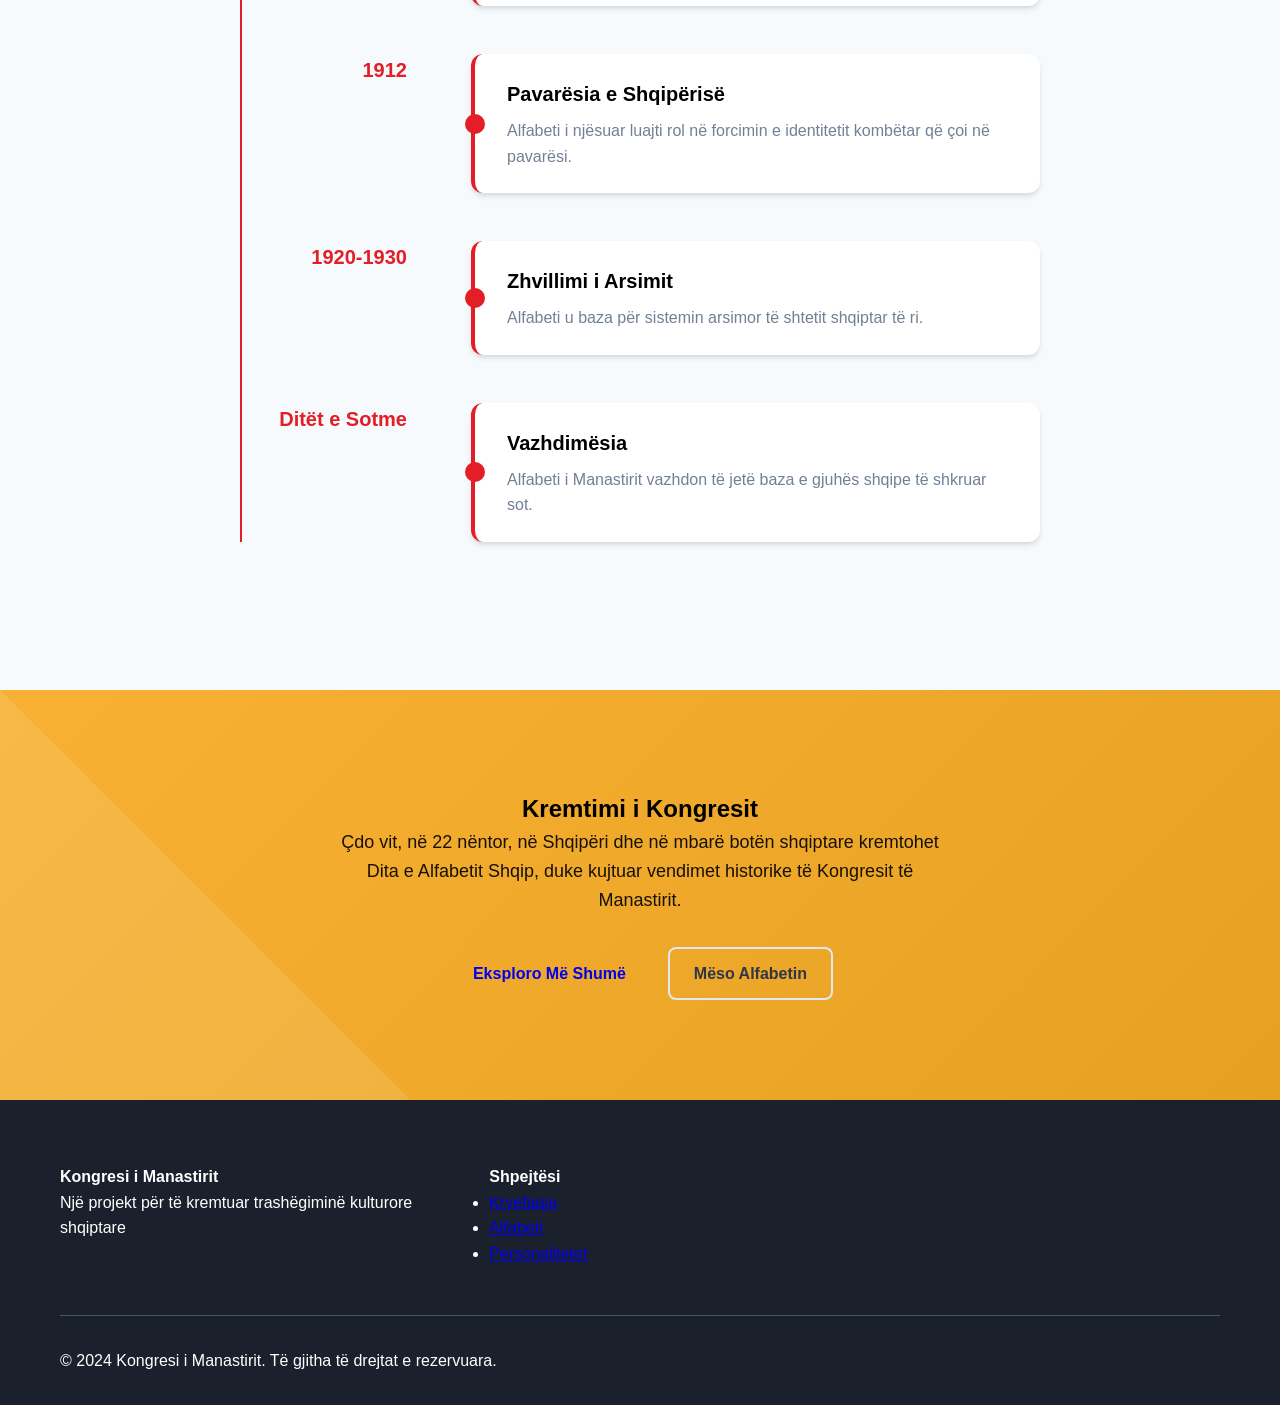
<file: trashigimi.html>
<!doctype html>
<html lang="sq">
    <head>
        <meta charset="UTF-8" />
        <meta name="viewport" content="width=device-width, initial-scale=1.0" />
        <title>Trashëgimia - Kongresi i Manastirit</title>
        <link rel="stylesheet" href="style.css" />
    </head>
    <body>
        <nav class="navbar">
            <div class="nav-container">
                <div class="nav-logo">
                    <h2>Kongresi i Manastirit</h2>
                    <span>14-22 Nëntor 1908</span>
                </div>
                <ul class="nav-menu">
                    <li class="nav-item">
                        <a href="index.html" class="nav-link">Kryefaqja</a>
                    </li>
                    <li class="nav-item">
                        <a href="rreth.html" class="nav-link"
                            >Rreth Kongresit</a
                        >
                    </li>
                    <li class="nav-item">
                        <a href="historiku.html" class="nav-link">Historiku</a>
                    </li>
                    <li class="nav-item">
                        <a href="pjesemarresit.html" class="nav-link"
                            >Pjesëmarrësit</a
                        >
                    </li>
                    <li class="nav-item">
                        <a href="alfabeti.html" class="nav-link">Alfabeti</a>
                    </li>
                    <li class="nav-item">
                        <a href="trashigimi.html" class="nav-link active"
                            >Trashëgimia</a
                        >
                    </li>
                </ul>
                <div class="hamburger">
                    <span class="bar"></span>
                    <span class="bar"></span>
                    <span class="bar"></span>
                </div>
            </div>
        </nav>

        <header class="page-header">
            <div class="container">
                <h1>Trashëgimia</h1>
                <p>
                    Ndikimi i Kongresit të Manastirit në identitetin kombëtar
                    shqiptar
                </p>
            </div>
        </header>

        <main>
            <section class="legacy-section">
                <div class="container">
                    <div class="legacy-intro">
                        <h2>Rëndësia e Kongresit për Kombin Shqiptar</h2>
                        <p>
                            Kongresi i Manastirit nuk ishte thjesht një takim
                            për alfabetin, por një hap i rëndësishëm drejt
                            unitetit kombëtar dhe forcimit të identitetit
                            shqiptar.
                        </p>
                    </div>

                    <div class="legacy-grid">
                        <div class="legacy-card">
                            <h3>Uniteti Kombëtar</h3>
                            <p>
                                Alfabeti i njësuar kontribuoi në forcimin e
                                ndjenjës së unitetit midis shqiptarëve të
                                rajoneve të ndryshme.
                            </p>
                        </div>
                        <div class="legacy-card">
                            <h3>Zhvillimi i Arsimit</h3>
                            <p>
                                Krijimi i një alfabeti të unifikuar hapi rrugën
                                për zhvillimin e sistemit arsimor në gjuhën
                                shqipe.
                            </p>
                        </div>
                        <div class="legacy-card">
                            <h3>Letërsia Shqipe</h3>
                            <p>
                                Alfabeti i ri dha impuls letërsisë shqipe, duke
                                lejuar publikimin e veprave letrare në një
                                sistem të njësuar.
                            </p>
                        </div>
                        <div class="legacy-card">
                            <h3>Identiteti Kulturor</h3>
                            <p>
                                Gjuha e shkruar e njësuar forcoi identitetin
                                kulturor shqiptar dhe ndihmoi në ruajtjen e tij.
                            </p>
                        </div>
                    </div>
                </div>
            </section>

            <section class="impact-section">
                <div class="container">
                    <h2>Ndikimi në Shoqërinë Shqiptare</h2>
                    <div class="impact-timeline">
                        <div class="impact-item">
                            <div class="impact-year">1908-1912</div>
                            <div class="impact-content">
                                <h3>Përhapja e Alfabetit</h3>
                                <p>
                                    Shpejtë pas kongresit, alfabeti i ri filloi
                                    të përdoret në shkolla dhe botime të reja.
                                </p>
                            </div>
                        </div>
                        <div class="impact-item">
                            <div class="impact-year">1912</div>
                            <div class="impact-content">
                                <h3>Pavarësia e Shqipërisë</h3>
                                <p>
                                    Alfabeti i njësuar luajti rol në forcimin e
                                    identitetit kombëtar që çoi në pavarësi.
                                </p>
                            </div>
                        </div>
                        <div class="impact-item">
                            <div class="impact-year">1920-1930</div>
                            <div class="impact-content">
                                <h3>Zhvillimi i Arsimit</h3>
                                <p>
                                    Alfabeti u baza për sistemin arsimor të
                                    shtetit shqiptar të ri.
                                </p>
                            </div>
                        </div>
                        <div class="impact-item">
                            <div class="impact-year">Ditët e Sotme</div>
                            <div class="impact-content">
                                <h3>Vazhdimësia</h3>
                                <p>
                                    Alfabeti i Manastirit vazhdon të jetë baza e
                                    gjuhës shqipe të shkruar sot.
                                </p>
                            </div>
                        </div>
                    </div>
                </div>
            </section>

            <section class="celebration-section">
                <div class="container">
                    <h2>Kremtimi i Kongresit</h2>
                    <div class="celebration-content">
                        <p>
                            Çdo vit, në 22 nëntor, në Shqipëri dhe në mbarë
                            botën shqiptare kremtohet Dita e Alfabetit Shqip,
                            duke kujtuar vendimet historike të Kongresit të
                            Manastirit.
                        </p>
                        <div class="celebration-actions">
                            <a href="index.html" class="cta-button"
                                >Eksploro Më Shumë</a
                            >
                            <a href="alfabeti.html" class="cta-button secondary"
                                >Mëso Alfabetin</a
                            >
                        </div>
                    </div>
                </div>
            </section>
        </main>

        <footer class="footer">
            <div class="container">
                <div class="footer-content">
                    <div class="footer-section">
                        <h4>Kongresi i Manastirit</h4>
                        <p>
                            Një projekt për të kremtuar trashëgiminë kulturore
                            shqiptare
                        </p>
                    </div>
                    <div class="footer-section">
                        <h4>Shpejtësi</h4>
                        <ul>
                            <li><a href="index.html">Kryefaqja</a></li>
                            <li><a href="alfabeti.html">Alfabeti</a></li>
                            <li>
                                <a href="pjesemarresit.html">Personalitetet</a>
                            </li>
                        </ul>
                    </div>
                </div>
                <div class="footer-bottom">
                    <p>
                        &copy; 2024 Kongresi i Manastirit. Të gjitha të drejtat
                        e rezervuara.
                    </p>
                </div>
            </div>
        </footer>

        <script src="script.js"></script>
    </body>
</html>
</file>
<file: style.css>
/* Reset and Base Styles */
* {
    margin: 0;
    padding: 0;
    box-sizing: border-box;
}
:root {
    --primary-color: #e41e26;
    --primary-dark: #c4161d;
    --primary-light: #f04a50;
    --secondary-color: #000000;
    --accent-color: #f8b133;
    --accent-dark: #e6a022;
    --text-color: #2d3748;
    --text-light: #718096;
    --text-lighter: #a0aec0;
    --light-bg: #f7fafc;
    --dark-bg: #1a202c;
    --white: #ffffff;
    --gray-50: #f9fafb;
    --gray-100: #f7fafc;
    --gray-200: #edf2f7;
    --gray-300: #e2e8f0;
    --gray-400: #cbd5e0;
    --gray-500: #a0aec0;
    --gray-600: #718096;
    --gray-700: #4a5568;
    --gray-800: #2d3748;
    --gray-900: #1a202c;
   
    --shadow-sm: 0 1px 2px 0 rgba(0, 0, 0, 0.05);
    --shadow: 0 1px 3px 0 rgba(0, 0, 0, 0.1), 0 1px 2px 0 rgba(0, 0, 0, 0.06);
    --shadow-md: 0 4px 6px -1px rgba(0, 0, 0, 0.1), 0 2px 4px -1px rgba(0, 0, 0, 0.06);
    --shadow-lg: 0 10px 15px -3px rgba(0, 0, 0, 0.1), 0 4px 6px -2px rgba(0, 0, 0, 0.05);
    --shadow-xl: 0 20px 25px -5px rgba(0, 0, 0, 0.1), 0 10px 10px -5px rgba(0, 0, 0, 0.04);
   
    --border-radius: 8px;
    --border-radius-lg: 12px;
    --border-radius-xl: 16px;
   
    --transition: all 0.3s ease;
    --transition-slow: all 0.5s ease;
    --transition-fast: all 0.15s ease;
   
    --font-heading: 'Playfair Display', serif;
    --font-body: 'Inter', -apple-system, BlinkMacSystemFont, 'Segoe UI', Roboto, sans-serif;
}
[data-theme="dark"] {
    --text-color: #e2e8f0;
    --text-light: #cbd5e0;
    --text-lighter: #a0aec0;
    --light-bg: #2d3748;
    --white: #1a202c;
    --gray-50: #2d3748;
    --gray-100: #2d3748;
    --gray-200: #4a5568;
    --gray-300: #4a5568;
    --gray-400: #718096;
    --gray-500: #a0aec0;
    --gray-600: #cbd5e0;
    --gray-700: #e2e8f0;
    --gray-800: #f7fafc;
    --gray-900: #ffffff;
}
html {
    scroll-behavior: smooth;
    font-size: 16px;
}
body {
    font-family: var(--font-body);
    line-height: 1.6;
    color: var(--text-color);
    background-color: var(--white);
    overflow-x: hidden;
}
.container {
    max-width: 1200px;
    margin: 0 auto;
    padding: 0 20px;
}
/* Floating Elements */
.floating-elements {
    position: fixed;
    top: 0;
    left: 0;
    width: 100%;
    height: 100%;
    pointer-events: none;
    z-index: 1;
}
.floating-letter {
    position: absolute;
    font-size: 2rem;
    font-weight: bold;
    color: rgba(228, 30, 38, 0.1);
    animation: float 6s ease-in-out infinite;
}
.floating-letter:nth-child(1) { top: 10%; left: 5%; animation-delay: 0s; }
.floating-letter:nth-child(2) { top: 20%; right: 10%; animation-delay: 1s; }
.floating-letter:nth-child(3) { top: 60%; left: 8%; animation-delay: 2s; }
.floating-letter:nth-child(4) { top: 40%; right: 15%; animation-delay: 3s; }
.floating-letter:nth-child(5) { top: 80%; left: 15%; animation-delay: 4s; }
.floating-letter:nth-child(6) { top: 30%; right: 5%; animation-delay: 5s; }
.floating-letter:nth-child(7) { top: 70%; right: 8%; animation-delay: 6s; }
@keyframes float {
    0%, 100% { transform: translateY(0) rotate(0deg); }
    50% { transform: translateY(-20px) rotate(5deg); }
}
/* Navigation */
.navbar {
    background: rgba(255, 255, 255, 0.95);
    backdrop-filter: blur(10px);
    box-shadow: var(--shadow-sm);
    position: fixed;
    width: 100%;
    top: 0;
    z-index: 1000;
    transition: var(--transition);
}
[data-theme="dark"] .navbar {
    background: rgba(26, 32, 44, 0.95);
}
.nav-container {
    max-width: 1200px;
    margin: 0 auto;
    padding: 0 20px;
    display: flex;
    justify-content: space-between;
    align-items: center;
    height: 80px;
}
.nav-logo {
    display: flex;
    align-items: center;
    gap: 12px;
}
.logo-icon {
    font-size: 2rem;
}
.logo-text h2 {
    color: var(--primary-color);
    font-size: 1.25rem;
    font-weight: 700;
    margin: 0;
}
.logo-text span {
    color: var(--text-light);
    font-size: 0.75rem;
    display: block;
}
.nav-menu {
    display: flex;
    list-style: none;
    gap: 2rem;
    margin: 0;
}
.nav-link {
    text-decoration: none;
    color: var(--text-color);
    font-weight: 500;
    transition: var(--transition);
    position: relative;
    padding: 8px 0;
}
.nav-link:hover,
.nav-link.active {
    color: var(--primary-color);
}
.nav-link.active::after {
    content: '';
    position: absolute;
    bottom: 0;
    left: 0;
    width: 100%;
    height: 2px;
    background: var(--primary-color);
    transform: scaleX(1);
    transition: transform 0.3s ease;
}
.nav-link::after {
    content: '';
    position: absolute;
    bottom: 0;
    left: 0;
    width: 100%;
    height: 2px;
    background: var(--primary-color);
    transform: scaleX(0);
    transition: transform 0.3s ease;
}
.nav-link:hover::after {
    transform: scaleX(1);
}
.nav-actions {
    display: flex;
    align-items: center;
    gap: 1rem;
}
.theme-toggle {
    background: none;
    border: none;
    font-size: 1.25rem;
    cursor: pointer;
    padding: 8px;
    border-radius: var(--border-radius);
    transition: var(--transition);
}
.theme-toggle:hover {
    background: var(--gray-100);
}
.hamburger {
    display: none;
    flex-direction: column;
    cursor: pointer;
    padding: 8px;
    background: none;
    border: none;
}
.bar {
    width: 25px;
    height: 2px;
    background: var(--text-color);
    margin: 3px 0;
    transition: var(--transition);
    border-radius: 2px;
}
/* Hero Section */
.hero {
    height: 100vh;
    display: flex;
    align-items: center;
    justify-content: center;
    text-align: center;
    position: relative;
    margin-top: 80px;
    overflow: hidden;
}
.hero-background {
    position: absolute;
    top: 0;
    left: 0;
    width: 100%;
    height: 100%;
    z-index: -1;
}
.hero-pattern {
    position: absolute;
    top: 0;
    left: 0;
    width: 100%;
    height: 100%;
    background:
        radial-gradient(circle at 20% 80%, rgba(228, 30, 38, 0.1) 0%, transparent 50%),
        radial-gradient(circle at 80% 20%, rgba(248, 177, 51, 0.1) 0%, transparent 50%),
        radial-gradient(circle at 40% 40%, rgba(0, 0, 0, 0.05) 0%, transparent 50%);
}
.hero-glow {
    position: absolute;
    top: 50%;
    left: 50%;
    transform: translate(-50%, -50%);
    width: 60vw;
    height: 60vw;
    background: radial-gradient(circle, rgba(228, 30, 38, 0.15) 0%, transparent 70%);
    border-radius: 50%;
}
.hero-content {
    max-width: 800px;
    padding: 0 20px;
    z-index: 2;
}
.hero-badge {
    display: inline-block;
    background: var(--primary-color);
    color: var(--white);
    padding: 8px 16px;
    border-radius: 50px;
    font-size: 0.875rem;
    font-weight: 600;
    margin-bottom: 2rem;
    animation: fadeInUp 0.8s ease;
}
.hero-title {
    font-family: var(--font-heading);
    font-size: clamp(3rem, 8vw, 6rem);
    font-weight: 700;
    line-height: 1.1;
    margin-bottom: 1.5rem;
    animation: fadeInUp 0.8s ease 0.2s both;
}
.title-line {
    display: block;
}
.highlight {
    color: var(--primary-color);
    position: relative;
    display: inline-block;
}
.highlight::after {
    content: '';
    position: absolute;
    bottom: 0;
    left: 0;
    width: 100%;
    height: 8px;
    background: linear-gradient(90deg, transparent, var(--accent-color), transparent);
    opacity: 0.6;
    border-radius: 4px;
}
.hero-subtitle {
    font-size: clamp(1.125rem, 3vw, 1.5rem);
    color: var(--text-light);
    margin-bottom: 3rem;
    animation: fadeInUp 0.8s ease 0.4s both;
}
.hero-date {
    display: flex;
    align-items: center;
    justify-content: center;
    gap: 2rem;
    margin-bottom: 3rem;
    animation: fadeInUp 0.8s ease 0.6s both;
}
.date-item {
    text-align: center;
}
.date-number {
    display: block;
    font-size: 2.5rem;
    font-weight: 700;
    color: var(--primary-color);
    line-height: 1;
}
.date-label {
    display: block;
    font-size: 0.875rem;
    color: var(--text-light);
    text-transform: uppercase;
    letter-spacing: 1px;
    margin-top: 4px;
}
.date-separator {
    color: var(--text-lighter);
    font-size: 1.5rem;
    font-weight: 300;
}
.hero-actions {
    display: flex;
    gap: 1rem;
    justify-content: center;
    flex-wrap: wrap;
    animation: fadeInUp 0.8s ease 0.8s both;
}
.cta-button {
    display: inline-flex;
    align-items: center;
    gap: 8px;
    padding: 12px 24px;
    text-decoration: none;
    border-radius: var(--border-radius);
    font-weight: 600;
    transition: var(--transition);
    border: 2px solid transparent;
    position: relative;
    overflow: hidden;
}
.cta-button::before {
    content: '';
    position: absolute;
    top: 0;
    left: -100%;
    width: 100%;
    height: 100%;
    background: linear-gradient(90deg, transparent, rgba(255, 255, 255, 0.2), transparent);
    transition: left 0.5s ease;
}
.cta-button:hover::before {
    left: 100%;
}
.cta-button.primary {
    background: var(--primary-color);
    color: var(--white);
    border-color: var(--primary-color);
}
.cta-button.primary:hover {
    background: var(--primary-dark);
    border-color: var(--primary-dark);
    transform: translateY(-2px);
    box-shadow: var(--shadow-lg);
}
.cta-button.secondary {
    background: transparent;
    color: var(--text-color);
    border-color: var(--gray-300);
}
.cta-button.secondary:hover {
    background: var(--gray-50);
    border-color: var(--gray-400);
    transform: translateY(-2px);
    box-shadow: var(--shadow-md);
}
.cta-button.outline {
    background: transparent;
    color: var(--primary-color);
    border-color: var(--primary-color);
}
.cta-button.outline:hover {
    background: var(--primary-color);
    color: var(--white);
    transform: translateY(-2px);
    box-shadow: var(--shadow-md);
}
.cta-button.large {
    padding: 16px 32px;
    font-size: 1.125rem;
}
.button-arrow {
    transition: transform 0.3s ease;
}
.cta-button:hover .button-arrow {
    transform: translateX(4px);
}
.hero-scroll {
    position: absolute;
    bottom: 40px;
    left: 50%;
    transform: translateX(-50%);
    animation: fadeIn 1s ease 1s both;
}
.scroll-indicator {
    display: flex;
    flex-direction: column;
    align-items: center;
    gap: 8px;
}
.scroll-text {
    font-size: 0.75rem;
    color: var(--text-light);
    text-transform: uppercase;
    letter-spacing: 2px;
}
.scroll-arrow {
    width: 2px;
    height: 20px;
    background: var(--text-light);
    border-radius: 1px;
    position: relative;
    animation: bounce 2s infinite;
}
.scroll-arrow::before {
    content: '';
    position: absolute;
    bottom: -4px;
    left: -3px;
    width: 8px;
    height: 8px;
    border-right: 2px solid var(--text-light);
    border-bottom: 2px solid var(--text-light);
    transform: rotate(45deg);
}
@keyframes bounce {
    0%, 20%, 50%, 80%, 100% {
        transform: translateY(0);
    }
    40% {
        transform: translateY(-10px);
    }
    60% {
        transform: translateY(-5px);
    }
}
/* Page Header */
.page-header {
    background: linear-gradient(135deg, var(--primary-color), var(--secondary-color));
    color: var(--white);
    padding: 140px 0 60px;
    text-align: center;
    margin-top: 80px;
    position: relative;
    overflow: hidden;
}
.page-header::before {
    content: '';
    position: absolute;
    top: 0;
    left: 0;
    width: 100%;
    height: 100%;
    background: url('data:image/svg+xml,<svg xmlns="http://www.w3.org/2000/svg" viewBox="0 0 1000 1000"><polygon fill="rgba(255,255,255,0.1)" points="0,0 1000,1000 0,1000"/></svg>');
    background-size: cover;
}
.page-header h1 {
    font-family: var(--font-heading);
    font-size: clamp(2.5rem, 6vw, 4rem);
    font-weight: 700;
    line-height: 1.2;
    margin-bottom: 1rem;
    position: relative;
    z-index: 2;
}
.page-header p {
    font-size: 1.25rem;
    opacity: 0.9;
    max-width: 600px;
    margin: 0 auto;
    position: relative;
    z-index: 2;
}
/* Sections Common */
section {
    padding: 100px 0;
    position: relative;
}
.section-header {
    text-align: center;
    max-width: 600px;
    margin: 0 auto 4rem;
}
.section-badge {
    display: inline-block;
    background: var(--accent-color);
    color: var(--secondary-color);
    padding: 6px 12px;
    border-radius: 50px;
    font-size: 0.75rem;
    font-weight: 600;
    text-transform: uppercase;
    letter-spacing: 1px;
    margin-bottom: 1rem;
}
.section-header h2 {
    font-family: var(--font-heading);
    font-size: clamp(2rem, 5vw, 3rem);
    font-weight: 700;
    line-height: 1.2;
    color: var(--text-color);
    margin-bottom: 1rem;
}
.section-header p {
    font-size: 1.125rem;
    color: var(--text-light);
    line-height: 1.6;
}
.section-actions {
    text-align: center;
    margin-top: 3rem;
}
/* Content Grid */
.content-grid {
    display: grid;
    grid-template-columns: 2fr 1fr;
    gap: 4rem;
    align-items: start;
}
.content-text h2 {
    color: var(--secondary-color);
    margin-bottom: 1.5rem;
    font-size: 2.25rem;
    font-weight: 700;
}
.content-text h3 {
    color: var(--primary-color);
    margin: 2rem 0 1rem;
    font-size: 1.5rem;
    font-weight: 600;
}
.content-text p {
    margin-bottom: 1.5rem;
    line-height: 1.7;
    color: var(--text-color);
}
.content-text ul {
    margin-left: 2rem;
    margin-bottom: 2rem;
}
.content-text li {
    margin-bottom: 0.75rem;
    line-height: 1.6;
    position: relative;
}
.content-text li::before {
    content: '•';
    color: var(--primary-color);
    font-weight: bold;
    position: absolute;
    left: -1rem;
}
/* Intro Section */
.intro-section {
    background: var(--white);
}
.features-grid {
    display: grid;
    grid-template-columns: repeat(auto-fit, minmax(300px, 1fr));
    gap: 2rem;
}
.feature-card {
    background: var(--white);
    padding: 2.5rem 2rem;
    border-radius: var(--border-radius-xl);
    box-shadow: var(--shadow-lg);
    text-align: center;
    transition: var(--transition);
    border: 1px solid var(--gray-200);
    position: relative;
    overflow: hidden;
}
.feature-card::before {
    content: '';
    position: absolute;
    top: 0;
    left: 0;
    width: 4px;
    height: 100%;
    background: var(--primary-color);
    transform: scaleY(0);
    transition: transform 0.3s ease;
}
.feature-card:hover {
    transform: translateY(-8px);
    box-shadow: var(--shadow-xl);
}
.feature-card:hover::before {
    transform: scaleY(1);
}
.feature-icon {
    margin-bottom: 1.5rem;
}
.icon-wrapper {
    width: 80px;
    height: 80px;
    background: linear-gradient(135deg, var(--primary-color), var(--primary-light));
    border-radius: 50%;
    display: flex;
    align-items: center;
    justify-content: center;
    margin: 0 auto;
    font-size: 2rem;
}
.feature-card h3 {
    font-size: 1.5rem;
    font-weight: 600;
    color: var(--text-color);
    margin-bottom: 1rem;
}
.feature-card p {
    color: var(--text-light);
    margin-bottom: 1.5rem;
    line-height: 1.6;
}
.feature-stats {
    display: flex;
    justify-content: center;
    gap: 2rem;
}
.stat {
    text-align: center;
}
.stat-number {
    display: block;
    font-size: 2rem;
    font-weight: 700;
    color: var(--primary-color);
    line-height: 1;
}
.stat-label {
    display: block;
    font-size: 0.875rem;
    color: var(--text-light);
    margin-top: 4px;
}
/* Timeline Preview */
.timeline-preview {
    background: var(--light-bg);
    position: relative;
}
.timeline-preview::before {
    content: '';
    position: absolute;
    top: 0;
    left: 0;
    width: 100%;
    height: 1px;
    background: linear-gradient(90deg, transparent, var(--gray-300), transparent);
}
.timeline {
    max-width: 800px;
    margin: 0 auto;
    position: relative;
}
.timeline::before {
    content: '';
    position: absolute;
    left: 30px;
    top: 0;
    bottom: 0;
    width: 2px;
    background: var(--primary-color);
    opacity: 0.3;
}
.timeline-item {
    display: flex;
    margin-bottom: 3rem;
    position: relative;
}
.timeline-marker {
    position: relative;
    width: 60px;
    flex-shrink: 0;
}
.marker-dot {
    width: 16px;
    height: 16px;
    background: var(--white);
    border: 3px solid var(--primary-color);
    border-radius: 50%;
    position: absolute;
    left: 22px;
    top: 8px;
    z-index: 2;
}
.marker-line {
    position: absolute;
    left: 29px;
    top: 24px;
    bottom: -3rem;
    width: 2px;
    background: var(--primary-color);
    opacity: 0.3;
}
.timeline-item:last-child .marker-line {
    display: none;
}
.timeline-content {
    flex: 1;
    background: var(--white);
    padding: 1.5rem 2rem;
    border-radius: var(--border-radius-lg);
    box-shadow: var(--shadow-md);
    margin-left: 1rem;
    transition: var(--transition);
    border-left: 4px solid transparent;
}
.timeline-item:hover .timeline-content {
    transform: translateX(8px);
    box-shadow: var(--shadow-lg);
    border-left-color: var(--primary-color);
}
.timeline-item.highlight .timeline-content {
    background: var(--primary-color);
    color: var(--white);
}
.timeline-item.highlight .timeline-content .timeline-date,
.timeline-item.highlight .timeline-content h3 {
    color: var(--white);
}
.timeline-date {
    font-size: 0.875rem;
    font-weight: 600;
    color: var(--primary-color);
    text-transform: uppercase;
    letter-spacing: 1px;
    margin-bottom: 0.5rem;
}
.timeline-content h3 {
    font-size: 1.25rem;
    font-weight: 600;
    color: var(--text-color);
    margin-bottom: 0.5rem;
}
.timeline-content p {
    color: var(--text-light);
    line-height: 1.6;
}
.timeline-item.highlight .timeline-content p {
    color: rgba(255, 255, 255, 0.9);
}
/* Full Timeline Section */
.timeline-section {
    background: var(--white);
}
.timeline-full {
    max-width: 900px;
    margin: 0 auto;
    position: relative;
}
.timeline-full::before {
    content: '';
    position: absolute;
    left: 50%;
    top: 0;
    bottom: 0;
    width: 2px;
    background: var(--primary-color);
    opacity: 0.3;
    transform: translateX(-50%);
}
.timeline-full .timeline-item {
    width: 50%;
    padding: 0 40px;
    position: relative;
}
.timeline-full .timeline-item:nth-child(odd) {
    left: 0;
}
.timeline-full .timeline-item:nth-child(even) {
    left: 50%;
}
.timeline-full .timeline-marker {
    position: absolute;
    top: 20px;
    width: 20px;
    height: 20px;
}
.timeline-full .timeline-item:nth-child(odd) .timeline-marker {
    right: -10px;
}
.timeline-full .timeline-item:nth-child(even) .timeline-marker {
    left: -10px;
}
.timeline-full .marker-dot {
    width: 20px;
    height: 20px;
    background: var(--white);
    border: 4px solid var(--primary-color);
    left: 0;
    top: 0;
}
/* Facts Section */
.facts-section {
    background: var(--white);
}
.facts-grid {
    display: grid;
    grid-template-columns: repeat(auto-fit, minmax(250px, 1fr));
    gap: 2rem;
}
.fact-card {
    text-align: center;
    padding: 2rem;
    background: var(--light-bg);
    border-radius: var(--border-radius-lg);
    transition: var(--transition);
}
.fact-card:hover {
    transform: translateY(-4px);
    box-shadow: var(--shadow-md);
}
.fact-number {
    font-size: 3rem;
    font-weight: 700;
    color: var(--primary-color);
    line-height: 1;
    margin-bottom: 1rem;
}
.fact-text {
    color: var(--text-light);
    line-height: 1.5;
}
/* Stats Section */
.stats-section {
    background: var(--light-bg);
}
.stats-grid {
    display: grid;
    grid-template-columns: repeat(auto-fit, minmax(200px, 1fr));
    gap: 2rem;
    text-align: center;
}
.stat-item {
    background: var(--white);
    padding: 2rem;
    border-radius: var(--border-radius-lg);
    box-shadow: var(--shadow-md);
    transition: var(--transition);
}
.stat-item:hover {
    transform: translateY(-4px);
    box-shadow: var(--shadow-lg);
}
.stat-number {
    font-size: 3rem;
    font-weight: 700;
    color: var(--primary-color);
    margin-bottom: 0.5rem;
}
.stat-label {
    color: var(--text-color);
    font-weight: 500;
}
/* People Section */
.people-section {
    background: var(--white);
}
.people-filter {
    display: flex;
    justify-content: center;
    gap: 1rem;
    margin-bottom: 3rem;
    flex-wrap: wrap;
}
.filter-btn {
    padding: 10px 20px;
    background: var(--white);
    border: 2px solid var(--primary-color);
    color: var(--primary-color);
    border-radius: var(--border-radius);
    cursor: pointer;
    transition: var(--transition);
    font-weight: 500;
}
.filter-btn.active,
.filter-btn:hover {
    background: var(--primary-color);
    color: var(--white);
    transform: translateY(-2px);
    box-shadow: var(--shadow-md);
}
.people-grid {
    display: grid;
    grid-template-columns: repeat(auto-fill, minmax(350px, 1fr));
    gap: 2rem;
}
.person-card {
    background: var(--white);
    border-radius: var(--border-radius-xl);
    box-shadow: var(--shadow-lg);
    overflow: hidden;
    transition: var(--transition);
    border: 1px solid var(--gray-200);
}
.person-card:hover {
    transform: translateY(-8px);
    box-shadow: var(--shadow-xl);
}
.person-image {
    height: 250px;
    background: linear-gradient(135deg, var(--primary-color), var(--primary-dark));
    display: flex;
    align-items: center;
    justify-content: center;
    position: relative;
    overflow: hidden;
}
.person-image::before {
    content: '';
    position: absolute;
    top: 0;
    left: 0;
    width: 100%;
    height: 100%;
    background: linear-gradient(45deg, rgba(255,255,255,0.1), transparent);
}
.person-initials {
    font-size: 4rem;
    font-weight: 700;
    color: var(--white);
    opacity: 0.8;
}
.person-photo {
    width: 100%;
    height: 100%;
    object-fit: cover;
}
.person-info {
    padding: 2rem;
}
.person-info h3 {
    color: var(--secondary-color);
    font-size: 1.5rem;
    font-weight: 700;
    margin-bottom: 0.5rem;
}
.person-role {
    color: var(--primary-color);
    font-weight: 600;
    margin-bottom: 1rem;
    font-size: 1rem;
}
.person-bio {
    color: var(--text-light);
    line-height: 1.6;
}
/* Alphabet Section */
.alphabet-section {
    background: var(--white);
}
.alphabet-intro {
    text-align: center;
    max-width: 800px;
    margin: 0 auto 4rem;
}
.alphabet-intro h2 {
    font-family: var(--font-heading);
    font-size: 2.5rem;
    font-weight: 700;
    margin-bottom: 1.5rem;
    color: var(--secondary-color);
}
.alphabet-intro p {
    font-size: 1.125rem;
    color: var(--text-light);
    line-height: 1.7;
}
.alphabet-grid {
    display: grid;
    grid-template-columns: repeat(auto-fit, minmax(80px, 1fr));
    gap: 1rem;
    margin: 3rem 0;
}
.letter-card {
    background: linear-gradient(135deg, var(--primary-color), var(--primary-dark));
    color: var(--white);
    aspect-ratio: 1;
    display: flex;
    align-items: center;
    justify-content: center;
    font-size: 1.5rem;
    font-weight: 700;
    border-radius: var(--border-radius-lg);
    transition: var(--transition);
    cursor: pointer;
    position: relative;
    overflow: hidden;
}
.letter-card::before {
    content: '';
    position: absolute;
    top: 0;
    left: 0;
    width: 100%;
    height: 100%;
    background: linear-gradient(45deg, rgba(255,255,255,0.2), transparent);
    opacity: 0;
    transition: opacity 0.3s ease;
}
.letter-card:hover {
    transform: translateY(-5px) scale(1.05);
    box-shadow: var(--shadow-lg);
}
.letter-card:hover::before {
    opacity: 1;
}
.letter-card.active {
    background: linear-gradient(135deg, var(--accent-color), var(--accent-dark));
    transform: scale(1.1);
}
.letter-tooltip {
    position: absolute;
    bottom: 100%;
    left: 50%;
    transform: translateX(-50%);
    background: var(--gray-800);
    color: var(--white);
    padding: 8px 12px;
    border-radius: var(--border-radius);
    font-size: 0.875rem;
    white-space: nowrap;
    opacity: 0;
    transition: opacity 0.3s ease;
    pointer-events: none;
    z-index: 10;
}
.letter-card:hover .letter-tooltip {
    opacity: 1;
}
.alphabet-details {
    margin-top: 4rem;
}
.details-grid {
    display: grid;
    grid-template-columns: repeat(auto-fit, minmax(300px, 1fr));
    gap: 2rem;
    margin-top: 2rem;
}
.detail-card {
    background: var(--white);
    padding: 2rem;
    border-radius: var(--border-radius-lg);
    box-shadow: var(--shadow-md);
    border-left: 4px solid var(--primary-color);
    transition: var(--transition);
}
.detail-card:hover {
    transform: translateY(-4px);
    box-shadow: var(--shadow-lg);
}
.detail-card h4 {
    color: var(--primary-color);
    font-size: 1.25rem;
    font-weight: 600;
    margin-bottom: 1rem;
}
.detail-card p {
    color: var(--text-light);
    line-height: 1.6;
}
/* Comparison Section */
.comparison-section {
    background: var(--light-bg);
}
.comparison-table {
    overflow-x: auto;
    margin-top: 2rem;
    border-radius: var(--border-radius-lg);
    box-shadow: var(--shadow-md);
}
table {
    width: 100%;
    border-collapse: collapse;
    background: var(--white);
    border-radius: var(--border-radius-lg);
    overflow: hidden;
}
th, td {
    padding: 1.25rem 1.5rem;
    text-align: left;
    border-bottom: 1px solid var(--gray-200);
}
th {
    background: var(--primary-color);
    color: var(--white);
    font-weight: 600;
    font-size: 1.1rem;
}
tr:hover {
    background: var(--gray-50);
}
tr:last-child {
    border-bottom: none;
}
/* Legacy Section */
.legacy-section {
    background: var(--white);
}
.legacy-intro {
    text-align: center;
    max-width: 800px;
    margin: 0 auto 4rem;
}
.legacy-intro h2 {
    font-family: var(--font-heading);
    font-size: 2.5rem;
    font-weight: 700;
    margin-bottom: 1.5rem;
    color: var(--secondary-color);
}
.legacy-intro p {
    font-size: 1.125rem;
    color: var(--text-light);
    line-height: 1.7;
}
.legacy-grid {
    display: grid;
    grid-template-columns: repeat(auto-fit, minmax(300px, 1fr));
    gap: 2rem;
    margin-top: 3rem;
}
.legacy-card {
    background: var(--white);
    padding: 2.5rem 2rem;
    border-radius: var(--border-radius-xl);
    box-shadow: var(--shadow-lg);
    text-align: center;
    transition: var(--transition);
    border-top: 4px solid var(--primary-color);
}
.legacy-card:hover {
    transform: translateY(-8px);
    box-shadow: var(--shadow-xl);
}
.legacy-card h3 {
    color: var(--primary-color);
    font-size: 1.5rem;
    font-weight: 600;
    margin-bottom: 1rem;
}
.legacy-card p {
    color: var(--text-light);
    line-height: 1.6;
}
/* Impact Section */
.impact-section {
    background: var(--light-bg);
}
.impact-timeline {
    position: relative;
    max-width: 800px;
    margin: 3rem auto 0;
}
.impact-timeline::before {
    content: '';
    position: absolute;
    left: 0;
    top: 0;
    bottom: 0;
    width: 2px;
    background: var(--primary-color);
}
.impact-item {
    display: flex;
    margin-bottom: 3rem;
    position: relative;
}
.impact-year {
    flex: 1;
    font-weight: 700;
    color: var(--primary-color);
    padding-right: 2rem;
    text-align: right;
    font-size: 1.25rem;
}
.impact-content {
    flex: 3;
    background: var(--white);
    padding: 1.5rem 2rem;
    border-radius: var(--border-radius-lg);
    box-shadow: var(--shadow-md);
    margin-left: 2rem;
    position: relative;
    border-left: 4px solid var(--primary-color);
}
.impact-content::before {
    content: '';
    position: absolute;
    left: -10px;
    top: 50%;
    transform: translateY(-50%);
    width: 20px;
    height: 20px;
    background: var(--primary-color);
    border-radius: 50%;
}
.impact-content h3 {
    color: var(--secondary-color);
    margin-bottom: 0.5rem;
    font-size: 1.25rem;
}
.impact-content p {
    color: var(--text-light);
    line-height: 1.6;
}
/* Contributions Section */
.contributions-section {
    background: var(--white);
}
.contributions-grid {
    display: grid;
    grid-template-columns: repeat(auto-fit, minmax(300px, 1fr));
    gap: 2rem;
}
.contribution-item {
    background: var(--white);
    padding: 2rem;
    border-radius: var(--border-radius-lg);
    box-shadow: var(--shadow-md);
    border-top: 4px solid var(--accent-color);
    transition: var(--transition);
}
.contribution-item:hover {
    transform: translateY(-4px);
    box-shadow: var(--shadow-lg);
}
.contribution-item h3 {
    color: var(--secondary-color);
    font-size: 1.25rem;
    font-weight: 600;
    margin-bottom: 1rem;
}
.contribution-item p {
    color: var(--text-light);
    line-height: 1.6;
}
/* Context Section */
.context-section {
    background: var(--light-bg);
}
.context-grid {
    display: grid;
    grid-template-columns: repeat(auto-fit, minmax(300px, 1fr));
    gap: 2rem;
}
.context-card {
    background: var(--white);
    padding: 2rem;
    border-radius: var(--border-radius-lg);
    box-shadow: var(--shadow-md);
    transition: var(--transition);
}
.context-card:hover {
    transform: translateY(-4px);
    box-shadow: var(--shadow-lg);
}
.context-card h3 {
    color: var(--primary-color);
    font-size: 1.25rem;
    font-weight: 600;
    margin-bottom: 1rem;
}
.context-card p {
    color: var(--text-light);
    line-height: 1.6;
}
/* Celebration Section */
.celebration-section {
    background: linear-gradient(135deg, var(--accent-color), var(--accent-dark));
    color: var(--secondary-color);
    text-align: center;
    position: relative;
    overflow: hidden;
}
.celebration-section::before {
    content: '';
    position: absolute;
    top: 0;
    left: 0;
    width: 100%;
    height: 100%;
    background: url('data:image/svg+xml,<svg xmlns="http://www.w3.org/2000/svg" viewBox="0 0 1000 1000"><polygon fill="rgba(255,255,255,0.1)" points="0,0 1000,1000 0,1000"/></svg>');
    background-size: cover;
}
.celebration-content {
    max-width: 600px;
    margin: 0 auto;
    position: relative;
    z-index: 2;
}
.celebration-content p {
    font-size: 1.125rem;
    margin-bottom: 2rem;
    line-height: 1.6;
    opacity: 0.9;
}
.celebration-actions {
    display: flex;
    gap: 1rem;
    justify-content: center;
    flex-wrap: wrap;
}
/* CTA Section */
.cta-section {
    background: linear-gradient(135deg, var(--primary-color), var(--primary-dark));
    color: var(--white);
    text-align: center;
    position: relative;
    overflow: hidden;
}
.cta-section::before {
    content: '';
    position: absolute;
    top: 0;
    left: 0;
    width: 100%;
    height: 100%;
    background: url('data:image/svg+xml,<svg xmlns="http://www.w3.org/2000/svg" viewBox="0 0 1000 1000"><polygon fill="rgba(255,255,255,0.05)" points="0,1000 1000,0 1000,1000"/></svg>');
    background-size: cover;
}
.cta-content {
    max-width: 600px;
    margin: 0 auto;
    position: relative;
    z-index: 2;
}
.cta-content h2 {
    font-family: var(--font-heading);
    font-size: clamp(2rem, 5vw, 3rem);
    font-weight: 700;
    line-height: 1.2;
    margin-bottom: 1.5rem;
}
.cta-content p {
    font-size: 1.125rem;
    opacity: 0.9;
    margin-bottom: 2.5rem;
    line-height: 1.6;
}
.cta-actions {
    display: flex;
    gap: 1rem;
    justify-content: center;
    flex-wrap: wrap;
}
/* Image Container Styles */
.image-container {
    position: relative;
    border-radius: var(--border-radius-lg);
    overflow: hidden;
    box-shadow: var(--shadow-lg);
    background: var(--light-bg);
}
.historical-image {
    width: 100%;
    height: 300px;
    object-fit: cover;
    display: block;
    transition: var(--transition);
}
.historical-image:hover {
    transform: scale(1.02);
}
.image-caption {
    position: absolute;
    bottom: 0;
    left: 0;
    right: 0;
    background: linear-gradient(transparent, rgba(0,0,0,0.8));
    color: white;
    padding: 1rem;
    font-size: 0.9rem;
    text-align: center;
}
/* Footer */
.footer {
    background: var(--dark-bg);
    color: var(--white);
    padding: 4rem 0 2rem;
}
.footer-content {
    display: grid;
    grid-template-columns: 1fr 2fr;
    gap: 4rem;
    margin-bottom: 3rem;
}
.footer-main {
    max-width: 400px;
}
.footer-logo {
    display: flex;
    align-items: center;
    gap: 12px;
    margin-bottom: 1.5rem;
}
.footer-logo .logo-icon {
    font-size: 2.5rem;
}
.footer-logo h3 {
    font-size: 1.5rem;
    font-weight: 700;
    margin: 0;
}
.footer-logo p {
    color: var(--gray-400);
    margin: 0;
}
.footer-description {
    color: var(--gray-400);
    line-height: 1.6;
}
.footer-links {
    display: grid;
    grid-template-columns: repeat(3, 1fr);
    gap: 2rem;
}
.footer-column h4 {
    color: var(--white);
    font-size: 1.125rem;
    font-weight: 600;
    margin-bottom: 1rem;
}
.footer-column ul {
    list-style: none;
}
.footer-column li {
    margin-bottom: 0.5rem;
}
.footer-column a {
    color: var(--gray-400);
    text-decoration: none;
    transition: var(--transition);
}
.footer-column a:hover {
    color: var(--white);
}
.footer-bottom {
    border-top: 1px solid var(--gray-700);
    padding-top: 2rem;
    display: flex;
    justify-content: space-between;
    align-items: center;
    flex-wrap: wrap;
    gap: 1rem;
}
.footer-copyright {
    color: var(--gray-400);
}
.footer-social {
    display: flex;
    align-items: center;
    gap: 1rem;
}
.footer-social span {
    color: var(--gray-400);
    font-size: 0.875rem;
}
.social-links {
    display: flex;
    gap: 0.5rem;
}
.social-link {
    display: flex;
    align-items: center;
    justify-content: center;
    width: 36px;
    height: 36px;
    background: var(--gray-700);
    color: var(--gray-400);
    border-radius: var(--border-radius);
    text-decoration: none;
    transition: var(--transition);
}
.social-link:hover {
    background: var(--primary-color);
    color: var(--white);
    transform: translateY(-2px);
}
/* Animations */
@keyframes fadeIn {
    from {
        opacity: 0;
    }
    to {
        opacity: 1;
    }
}
@keyframes fadeInUp {
    from {
        opacity: 0;
        transform: translateY(30px);
    }
    to {
        opacity: 1;
        transform: translateY(0);
    }
}
@keyframes fadeInDown {
    from {
        opacity: 0;
        transform: translateY(-30px);
    }
    to {
        opacity: 1;
        transform: translateY(0);
    }
}
@keyframes fadeInLeft {
    from {
        opacity: 0;
        transform: translateX(-30px);
    }
    to {
        opacity: 1;
        transform: translateX(0);
    }
}
@keyframes fadeInRight {
    from {
        opacity: 0;
        transform: translateX(30px);
    }
    to {
        opacity: 1;
        transform: translateX(0);
    }
}
.fade-in {
    animation: fadeIn 0.6s ease forwards;
}
.fade-in-up {
    animation: fadeInUp 0.6s ease forwards;
}
.fade-in-down {
    animation: fadeInDown 0.6s ease forwards;
}
.fade-in-left {
    animation: fadeInLeft 0.6s ease forwards;
}
.fade-in-right {
    animation: fadeInRight 0.6s ease forwards;
}
/* Enhanced Interactive Elements */
.ripple {
    position: absolute;
    border-radius: 50%;
    background: rgba(255, 255, 255, 0.6);
    transform: scale(0);
    animation: ripple-animation 0.6s linear;
    pointer-events: none;
}
@keyframes ripple-animation {
    to {
        transform: scale(4);
        opacity: 0;
    }
}
.keyboard-navigation *:focus {
    outline: 2px solid var(--primary-color);
    outline-offset: 2px;
}
.page-transition-out {
    opacity: 0;
    transition: opacity 0.3s ease;
}
.loading {
    cursor: wait;
}
.loaded .loading-indicator {
    display: none;
}
.scroll-progress {
    position: fixed;
    top: 0;
    left: 0;
    width: 0%;
    height: 3px;
    background: var(--primary-color);
    z-index: 1001;
    transition: width 0.1s ease;
}
.back-to-top {
    position: fixed;
    bottom: 20px;
    right: 20px;
    width: 50px;
    height: 50px;
    background: var(--primary-color);
    color: white;
    border: none;
    border-radius: 50%;
    font-size: 1.5rem;
    cursor: pointer;
    opacity: 0;
    transform: translateY(20px);
    transition: all 0.3s ease;
    z-index: 1000;
    box-shadow: var(--shadow-lg);
    display: flex;
    align-items: center;
    justify-content: center;
}
.back-to-top.visible {
    opacity: 1;
    transform: translateY(0);
}
.back-to-top:hover {
    background: var(--primary-dark);
    transform: translateY(-2px);
}
.results-count {
    font-size: 0.9rem;
    color: var(--text-light);
    margin-top: 1rem;
    text-align: center;
    transition: all 0.3s ease;
}
.results-count.updated {
    transform: scale(1.1);
    color: var(--primary-color);
}
.audio-player {
    position: fixed;
    bottom: 20px;
    left: 20px;
    z-index: 1000;
}
.audio-control {
    width: 50px;
    height: 50px;
    background: var(--accent-color);
    color: var(--secondary-color);
    border: none;
    border-radius: 50%;
    font-size: 1.5rem;
    cursor: pointer;
    box-shadow: var(--shadow-lg);
    transition: var(--transition);
}
.audio-control:hover {
    transform: scale(1.1);
}
.shake {
    animation: shake 0.5s ease-in-out;
}
@keyframes shake {
    0%, 100% { transform: translateX(0); }
    25% { transform: translateX(-5px); }
    75% { transform: translateX(5px); }
}
.error {
    border-color: #e53e3e !important;
    box-shadow: 0 0 0 3px rgba(229, 62, 62, 0.1) !important;
}
/* Mobile Responsive */
@media (max-width: 768px) {
    .hamburger {
        display: flex;
    }
    .nav-menu {
        position: fixed;
        left: -100%;
        top: 80px;
        flex-direction: column;
        background: var(--white);
        width: 100%;
        height: calc(100vh - 80px);
        text-align: center;
        transition: left 0.3s ease;
        box-shadow: var(--shadow-lg);
        padding: 2rem 0;
        gap: 0;
        overflow-y: auto;
        z-index: 999;
    }
    [data-theme="dark"] .nav-menu {
        background: var(--dark-bg);
    }
    .nav-menu.active {
        left: 0;
    }
    .nav-item {
        margin: 0;
        width: 100%;
    }
    .nav-link {
        display: block;
        padding: 1.5rem 2rem;
        border-bottom: 1px solid var(--gray-200);
        font-size: 1.1rem;
        text-decoration: none;
    }
    [data-theme="dark"] .nav-link {
        border-bottom-color: var(--gray-700);
    }
    .nav-link:last-child {
        border-bottom: none;
    }
    .hero-actions {
        flex-direction: column;
        align-items: center;
    }
    .cta-button {
        width: 100%;
        max-width: 300px;
        justify-content: center;
    }
    .features-grid {
        grid-template-columns: 1fr;
    }
    .footer-content {
        grid-template-columns: 1fr;
        gap: 3rem;
    }
    .footer-links {
        grid-template-columns: 1fr;
    }
    .content-grid {
        grid-template-columns: 1fr;
        gap: 3rem;
    }
    .people-grid {
        grid-template-columns: 1fr;
    }
    .alphabet-grid {
        grid-template-columns: repeat(auto-fit, minmax(60px, 1fr));
    }
    .section-header h2 {
        font-size: 2rem;
    }
    .hero-date {
        flex-direction: column;
        gap: 1rem;
    }
    .timeline-full::before {
        left: 30px;
    }
   
    .timeline-full .timeline-item {
        width: 100%;
        left: 0 !important;
        padding-left: 80px;
        padding-right: 20px;
    }
   
    .timeline-full .timeline-item:nth-child(odd) .timeline-marker,
    .timeline-full .timeline-item:nth-child(even) .timeline-marker {
        left: 20px;
        right: auto;
    }
    .impact-item {
        flex-direction: column;
    }
    .impact-year {
        text-align: left;
        padding-right: 0;
        margin-bottom: 1rem;
    }
    .impact-content {
        margin-left: 0;
    }
    .impact-content::before {
        left: 50%;
        top: -10px;
        transform: translateX(-50%);
    }
}
@media (max-width: 480px) {
    .container {
        padding: 0 16px;
    }
    .hero-date {
        flex-direction: column;
        gap: 1rem;
    }
    .date-separator {
        transform: rotate(90deg);
    }
    .feature-stats {
        flex-direction: column;
        gap: 1rem;
    }
    .section-header {
        margin-bottom: 3rem;
    }
    .page-header {
        padding: 120px 0 40px;
    }
    .people-filter {
        flex-direction: column;
        align-items: center;
    }
    .filter-btn {
        width: 100%;
        max-width: 200px;
    }
    .facts-grid {
        grid-template-columns: 1fr;
    }
}
/* Desktop menu always visible */
@media (min-width: 769px) {
    .nav-menu {
        display: flex !important;
    }
   
    .hamburger {
        display: none !important;
    }
}
/* Reduced motion support */
@media (prefers-reduced-motion: reduce) {
    * {
        animation-duration: 0.01ms !important;
        animation-iteration-count: 1 !important;
        transition-duration: 0.01ms !important;
    }
}
/* Print Styles */
@media print {
    .navbar,
    .hero-scroll,
    .footer,
    .cta-section,
    .theme-toggle,
    .hamburger,
    .back-to-top,
    .audio-player {
        display: none;
    }
    .hero {
        height: auto;
        margin-top: 0;
    }
    section {
        padding: 2rem 0;
        page-break-inside: avoid;
    }
    body {
        font-size: 12pt;
        line-height: 1.4;
    }
    .container {
        max-width: none;
    }
}

# letter modal styling - FIXED TO SHOW PROPERLY
.letter-modal {
    display: none;
    position: fixed;
    z-index: 100000;  # SUPER HIGH Z-INDEX TO BE ON TOP OF EVERYTHING
    left: 0;
    top: 0;
    width: 100%;
    height: 100%;
    overflow: auto;
    background-color: rgba(0,0,0,0.4);
    padding-top: 60px;
}
.letter-modal.show {
    display: block;
}
.modal-content {
    background-color: #fefefe;
    margin: 5% auto;
    padding: 20px;
    border: 1px solid #888;
    width: 80%;
    max-width: 500px;
    position: relative;
    z-index: 100001;
}
.close {
    color: #aaa;
    float: right;
    font-size: 28px;
    font-weight: bold;
}
.close:hover,
.close:focus {
    color: black;
    text-decoration: none;
    cursor: pointer;
}
.modal-letter {
    font-size: 50px;
    font-weight: bold;
}
.modal-name, .modal-pronounce, .modal-examples {
    margin: 10px 0;
}
</file>
